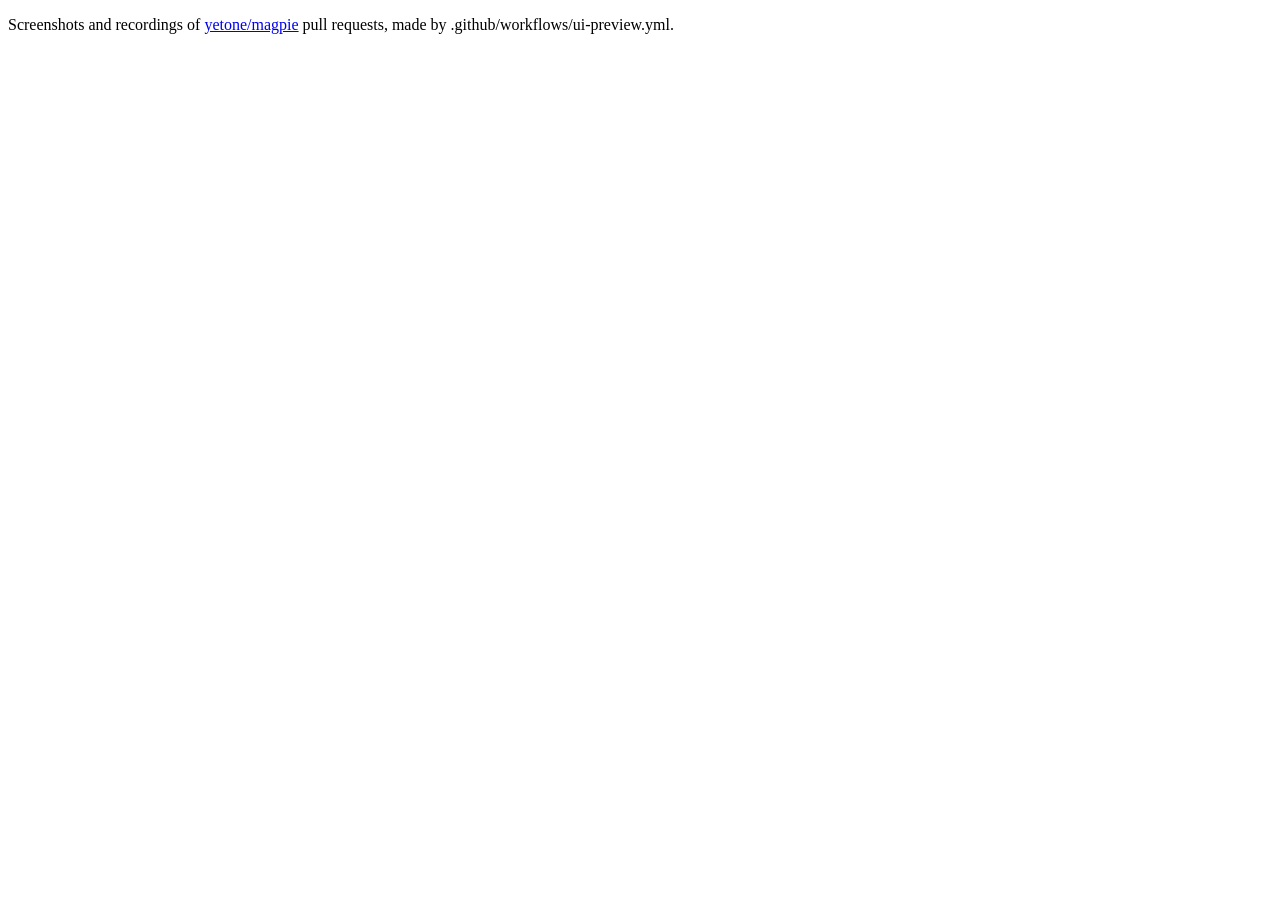
<file: index.html>
<!doctype html><meta charset="utf-8"><title>magpie UI previews</title><p>Screenshots and recordings of <a href="https://github.com/yetone/magpie/pulls">yetone/magpie</a> pull requests, made by .github/workflows/ui-preview.yml.</p>
</file>
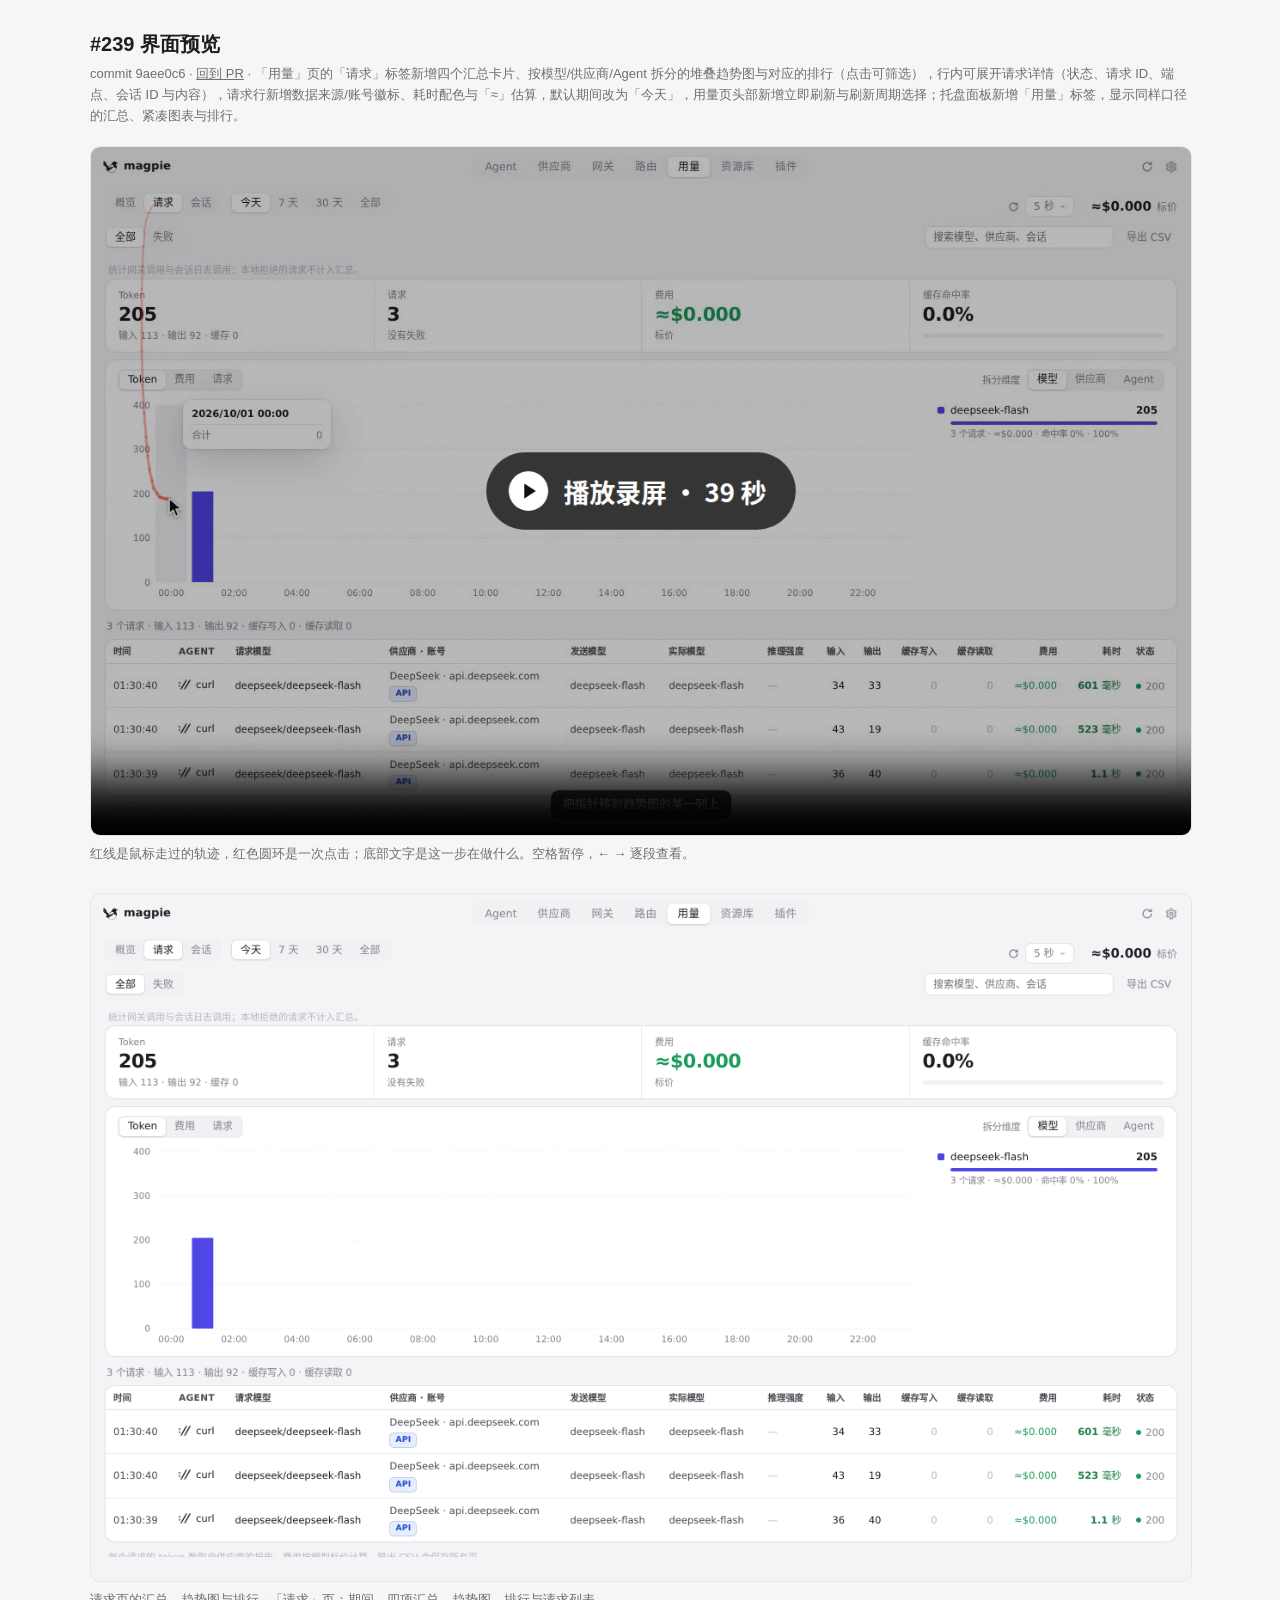
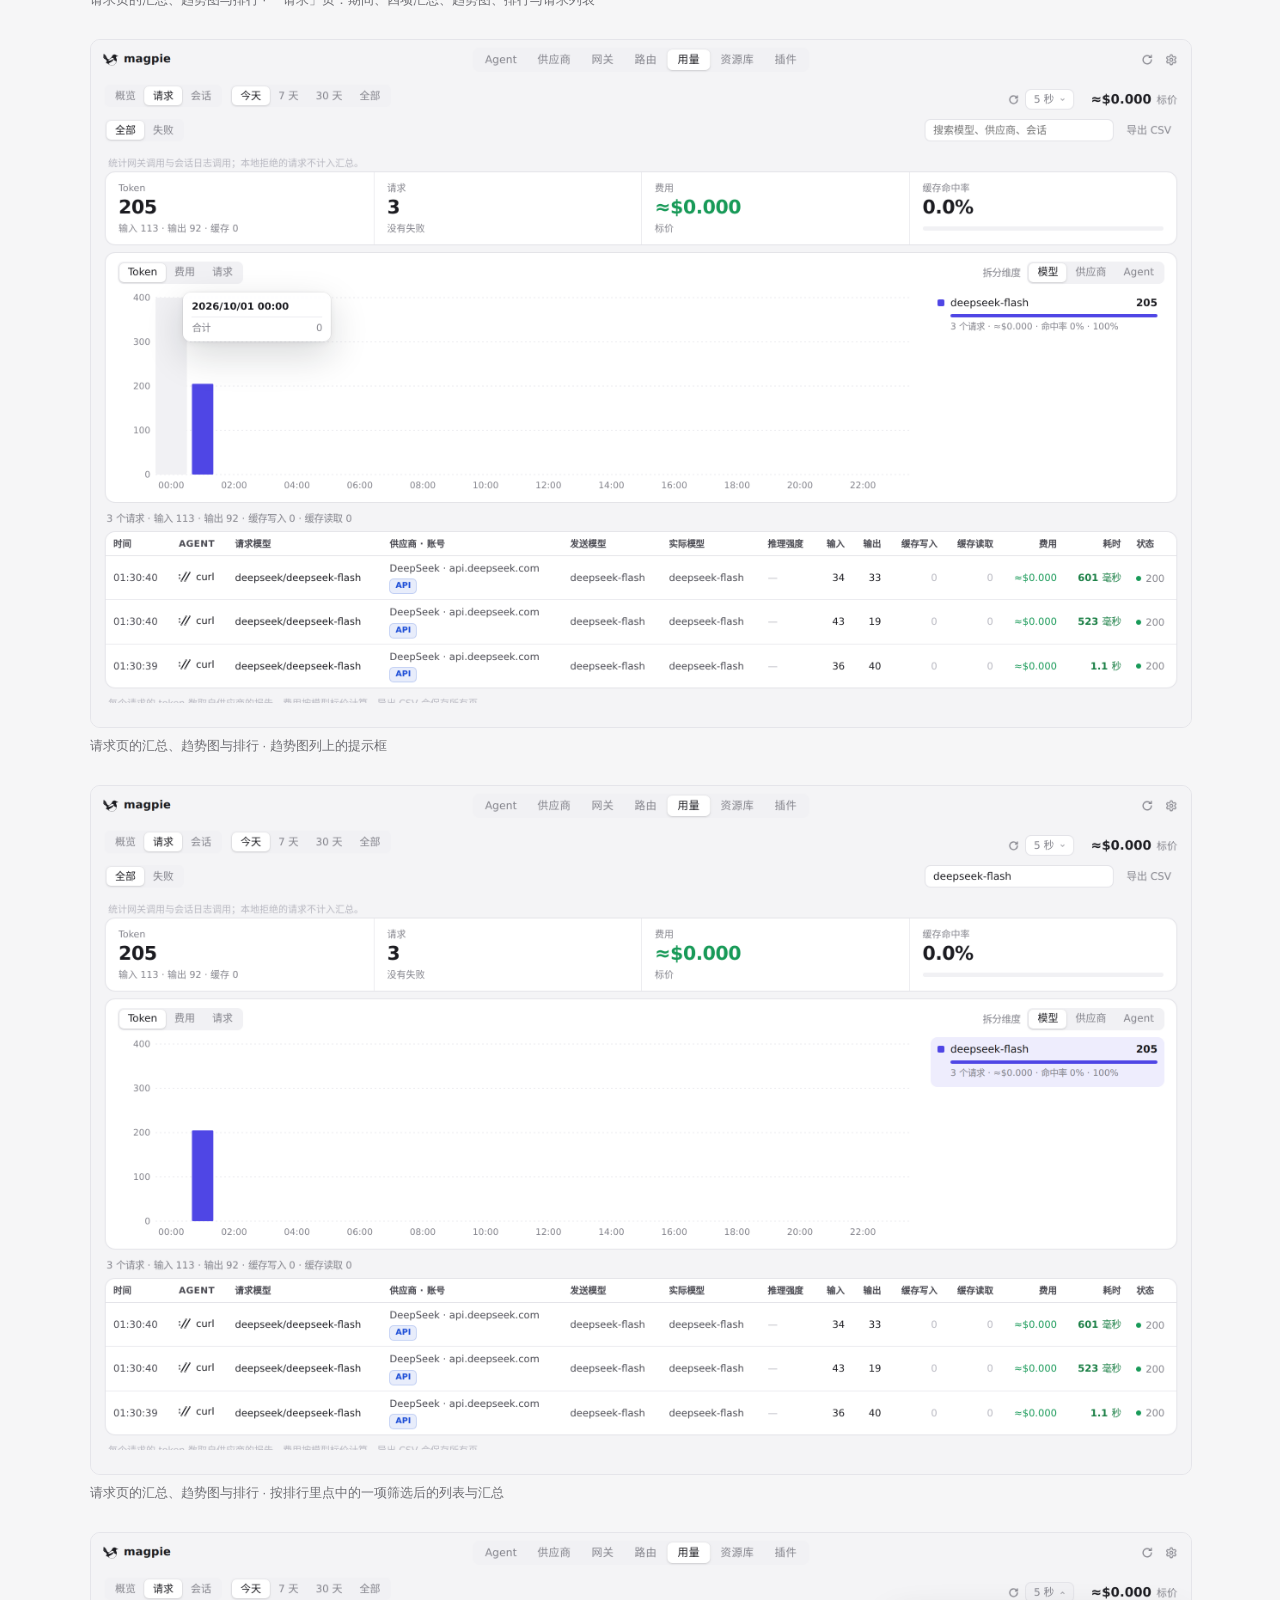
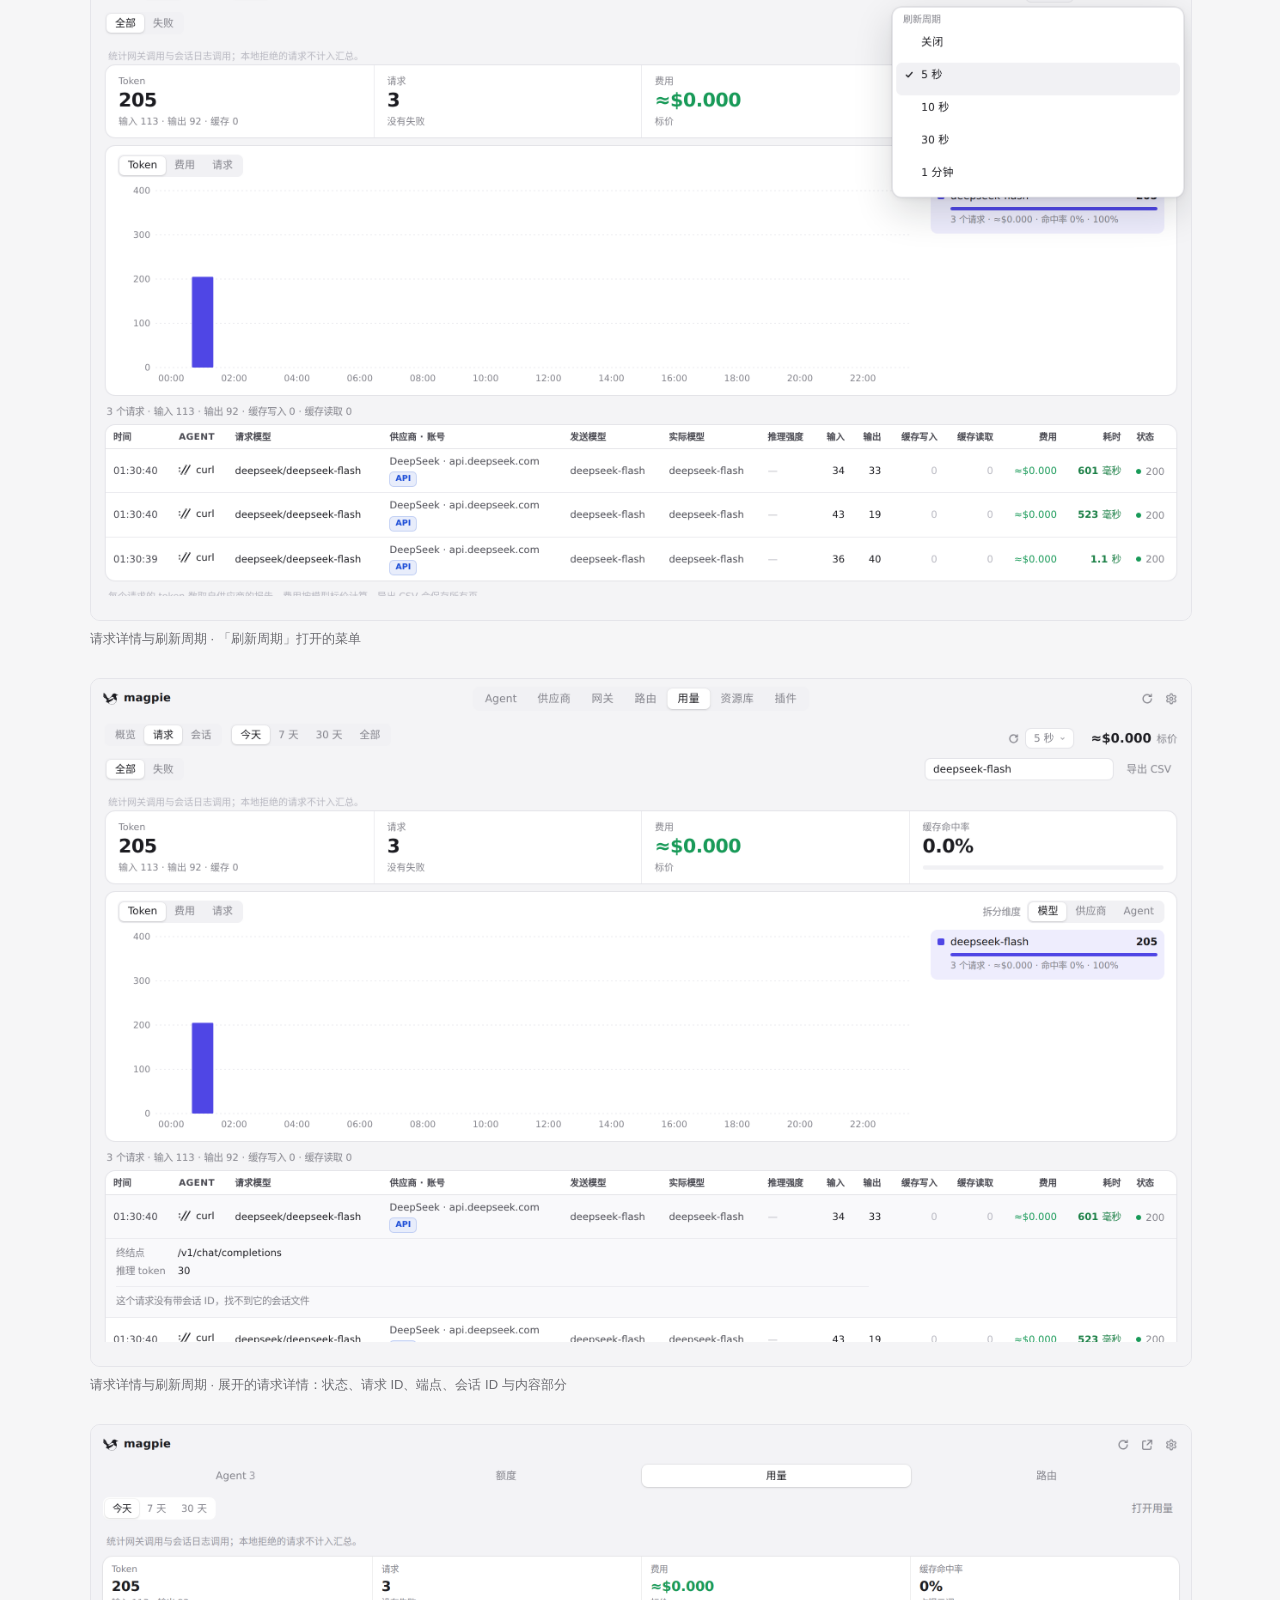
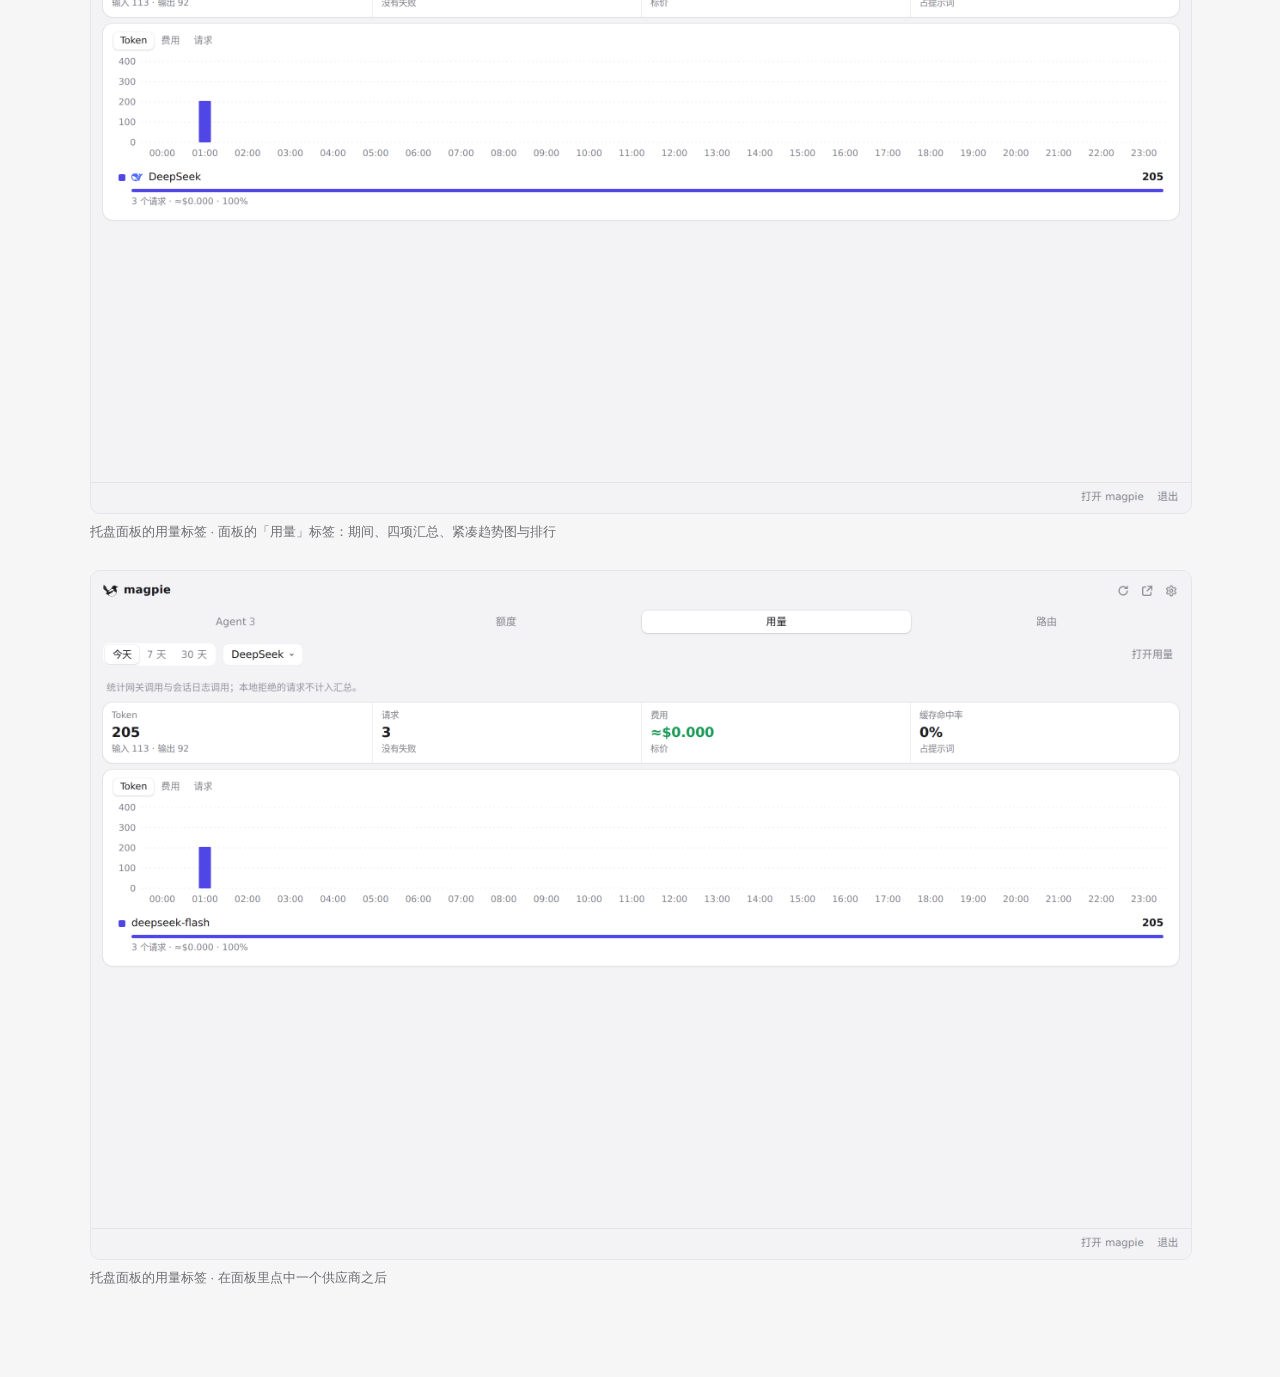
<file: pr-239/9aee0c6/index.html>
<!doctype html><html lang="zh"><meta charset="utf-8"><meta name="viewport" content="width=device-width,initial-scale=1">
<title>#239 界面预览 · 9aee0c6</title>
<style>:root{color-scheme:light dark;--bg:#f6f6f7;--fg:#1d1d1f;--muted:#6e6e73;--card:#fff;--line:#e5e5ea}
@media (prefers-color-scheme:dark){:root{--bg:#111113;--fg:#f2f2f4;--muted:#9a9aa0;--card:#1c1c1f;--line:#2c2c30}}
body{margin:0;background:var(--bg);color:var(--fg);font:15px/1.6 -apple-system,"Segoe UI","PingFang SC","Noto Sans CJK SC",sans-serif}
main{max-width:1100px;margin:0 auto;padding:28px 16px 60px}h1{font-size:20px;margin:0 0 4px}.m{color:var(--muted);font-size:13px;margin:0 0 20px}
video,img{display:block;width:100%;border-radius:10px;border:1px solid var(--line);background:var(--card)}figure{margin:0 0 28px}figcaption{color:var(--muted);font-size:13px;margin-top:8px}
a{color:inherit}</style>
<main><h1>#239 界面预览</h1><p class="m">commit 9aee0c6 · <a href="https://github.com/yetone/magpie/pull/239">回到 PR</a> · 「用量」页的「请求」标签新增四个汇总卡片、按模型/供应商/Agent 拆分的堆叠趋势图与对应的排行（点击可筛选），行内可展开请求详情（状态、请求 ID、端点、会话 ID 与内容），请求行新增数据来源/账号徽标、耗时配色与「≈」估算，默认期间改为「今天」，用量页头部新增立即刷新与刷新周期选择；托盘面板新增「用量」标签，显示同样口径的汇总、紧凑图表与排行。</p>
<figure><video src="preview.mp4" controls autoplay muted playsinline poster="poster.png"></video><figcaption>红线是鼠标走过的轨迹，红色圆环是一次点击；底部文字是这一步在做什么。空格暂停，← → 逐段查看。</figcaption></figure>
<figure><img src="01-requests-dashboard.png" alt="「请求」页：期间、四项汇总、趋势图、排行与请求列表"><figcaption>请求页的汇总、趋势图与排行 · 「请求」页：期间、四项汇总、趋势图、排行与请求列表</figcaption></figure>
<figure><img src="02-trend-tooltip.png" alt="趋势图列上的提示框"><figcaption>请求页的汇总、趋势图与排行 · 趋势图列上的提示框</figcaption></figure>
<figure><img src="03-rank-filter.png" alt="按排行里点中的一项筛选后的列表与汇总"><figcaption>请求页的汇总、趋势图与排行 · 按排行里点中的一项筛选后的列表与汇总</figcaption></figure>
<figure><img src="04-refresh-every-menu.png" alt="「刷新周期」打开的菜单"><figcaption>请求详情与刷新周期 · 「刷新周期」打开的菜单</figcaption></figure>
<figure><img src="05-request-row-detail.png" alt="展开的请求详情：状态、请求 ID、端点、会话 ID 与内容部分"><figcaption>请求详情与刷新周期 · 展开的请求详情：状态、请求 ID、端点、会话 ID 与内容部分</figcaption></figure>
<figure><img src="06-panel-usage.png" alt="面板的「用量」标签：期间、四项汇总、紧凑趋势图与排行"><figcaption>托盘面板的用量标签 · 面板的「用量」标签：期间、四项汇总、紧凑趋势图与排行</figcaption></figure>
<figure><img src="07-panel-usage-picked.png" alt="在面板里点中一个供应商之后"><figcaption>托盘面板的用量标签 · 在面板里点中一个供应商之后</figcaption></figure>
</main></html>
</file>
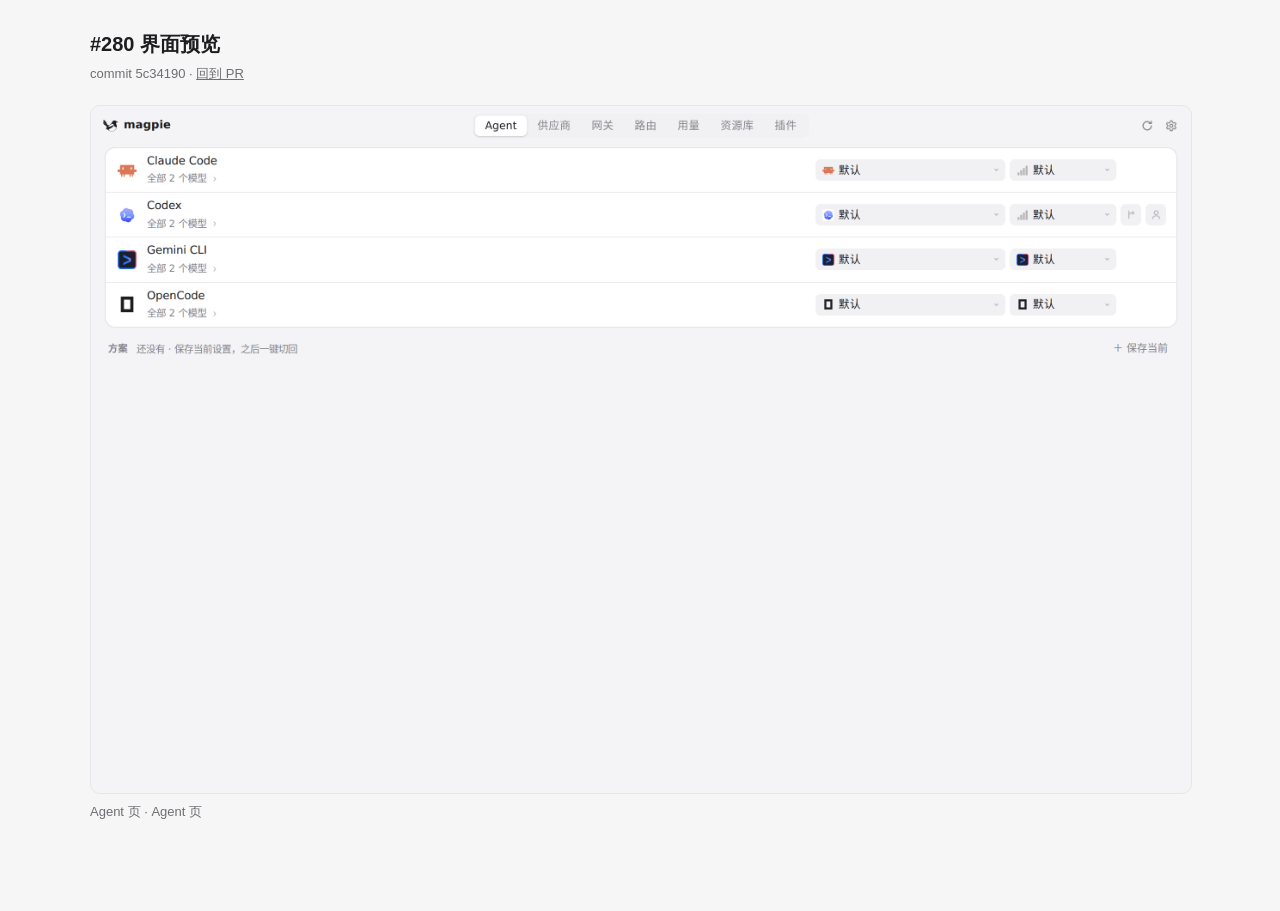
<file: pr-280/5c34190/index.html>
<!doctype html><html lang="zh"><meta charset="utf-8"><meta name="viewport" content="width=device-width,initial-scale=1">
<title>#280 界面预览 · 5c34190</title>
<style>:root{color-scheme:light dark;--bg:#f6f6f7;--fg:#1d1d1f;--muted:#6e6e73;--card:#fff;--line:#e5e5ea}
@media (prefers-color-scheme:dark){:root{--bg:#111113;--fg:#f2f2f4;--muted:#9a9aa0;--card:#1c1c1f;--line:#2c2c30}}
body{margin:0;background:var(--bg);color:var(--fg);font:15px/1.6 -apple-system,"Segoe UI","PingFang SC","Noto Sans CJK SC",sans-serif}
main{max-width:1100px;margin:0 auto;padding:28px 16px 60px}h1{font-size:20px;margin:0 0 4px}.m{color:var(--muted);font-size:13px;margin:0 0 20px}
video,img{display:block;width:100%;border-radius:10px;border:1px solid var(--line);background:var(--card)}figure{margin:0 0 28px}figcaption{color:var(--muted);font-size:13px;margin-top:8px}
a{color:inherit}</style>
<main><h1>#280 界面预览</h1><p class="m">commit 5c34190 · <a href="https://github.com/yetone/magpie/pull/280">回到 PR</a></p>

<figure><img src="01-agents.png" alt="Agent 页"><figcaption>Agent 页 · Agent 页</figcaption></figure>
</main></html>
</file>
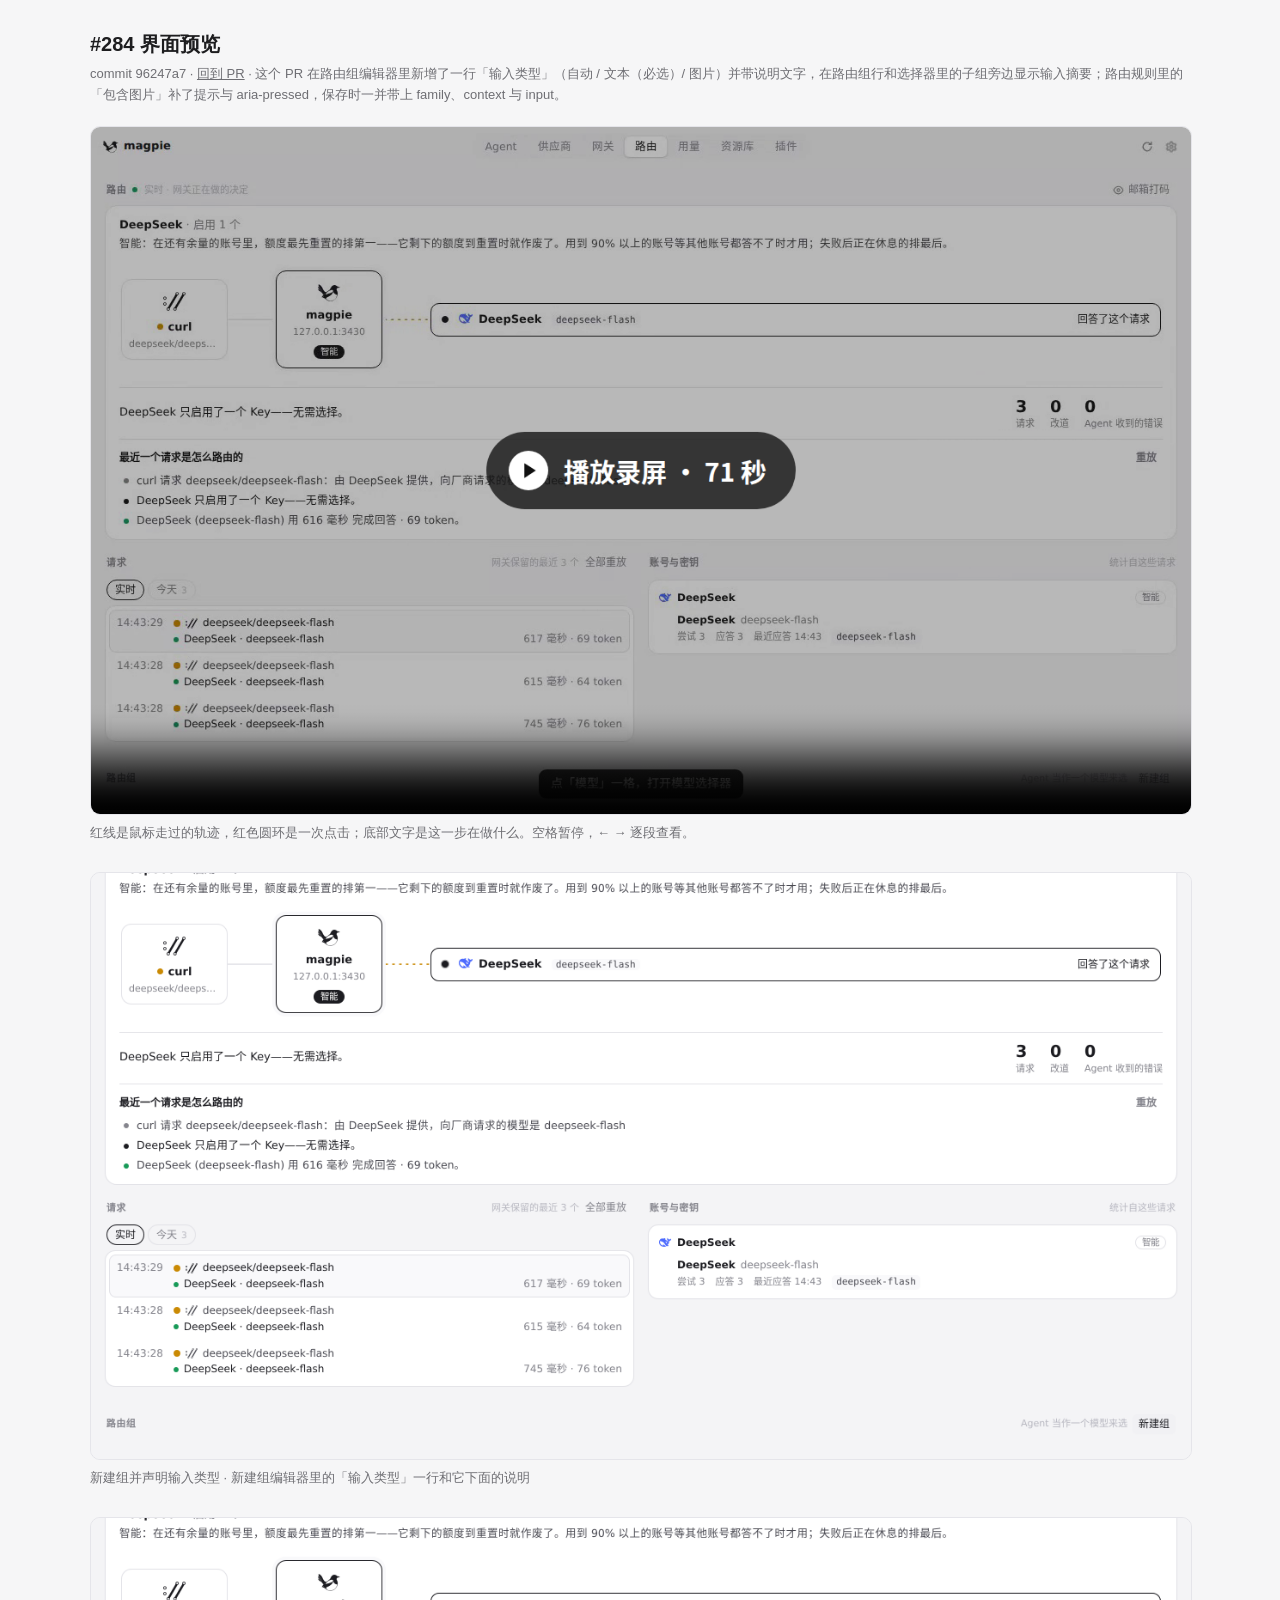
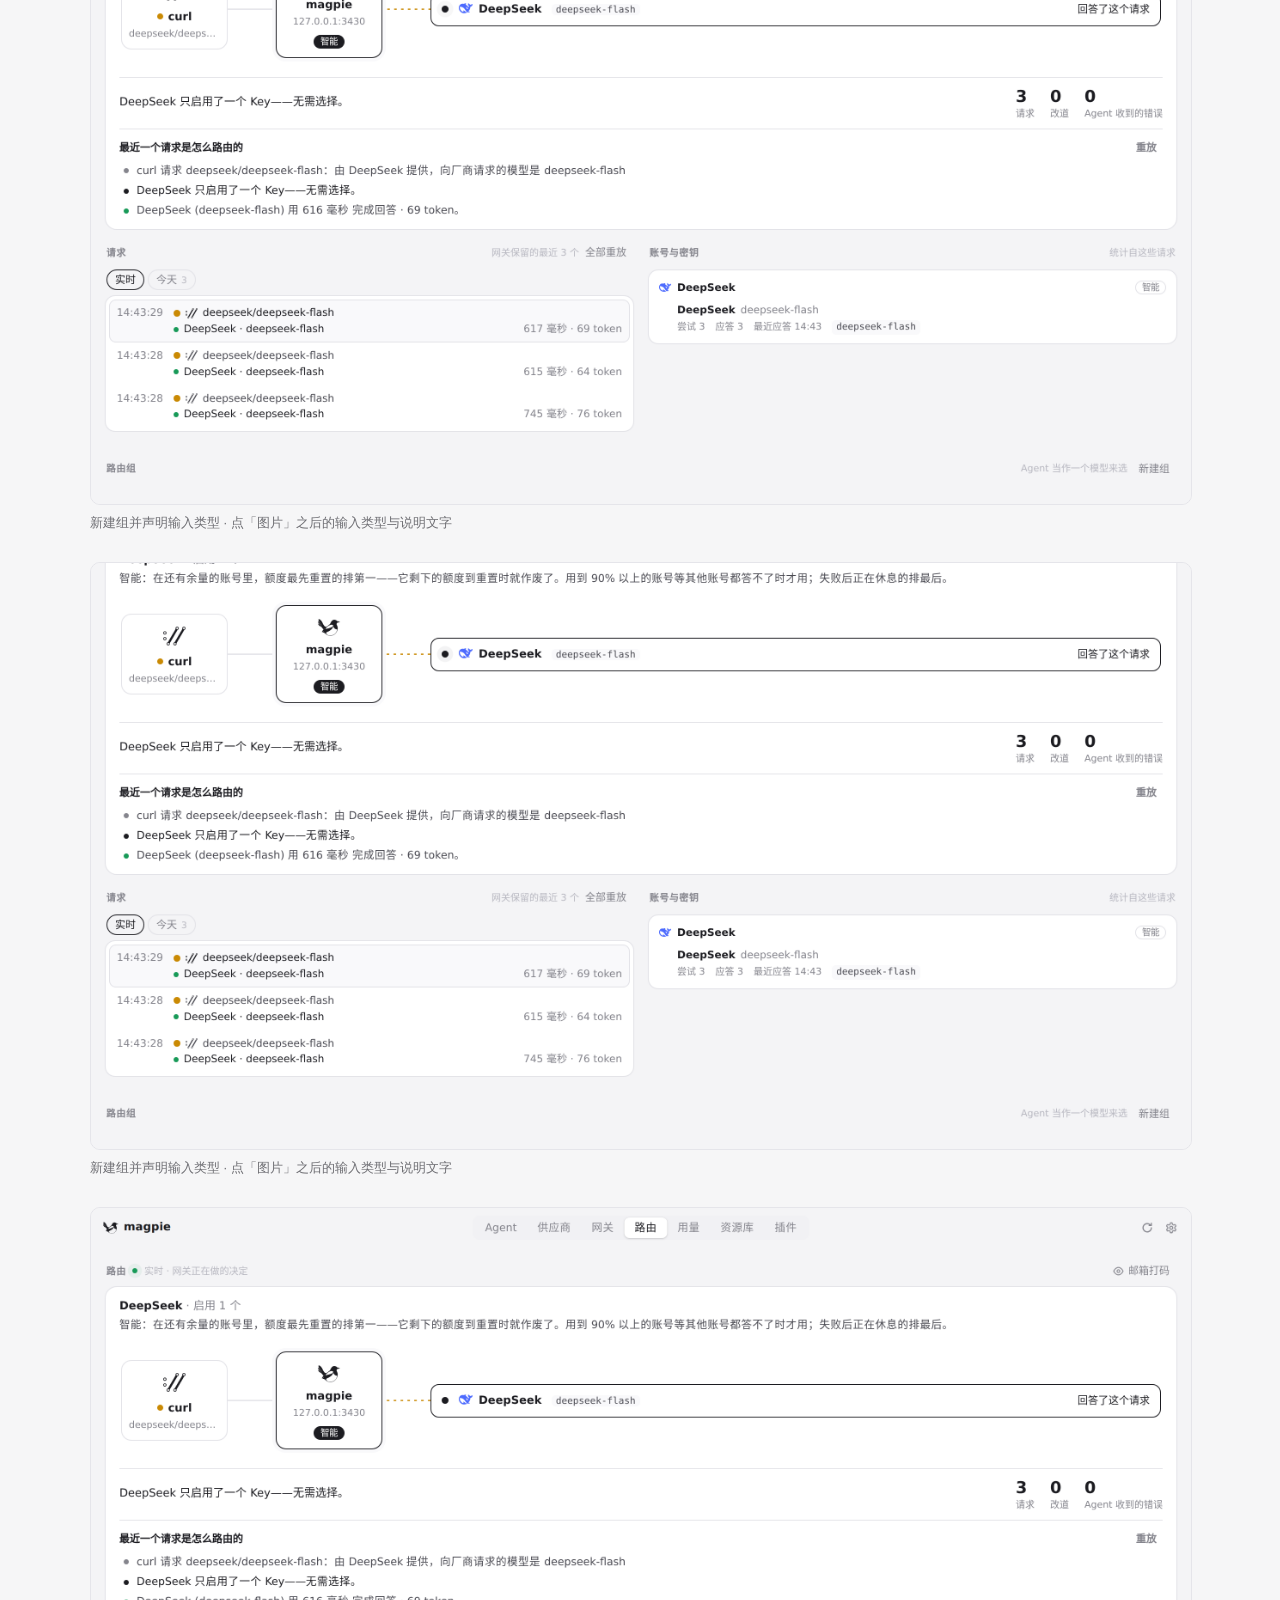
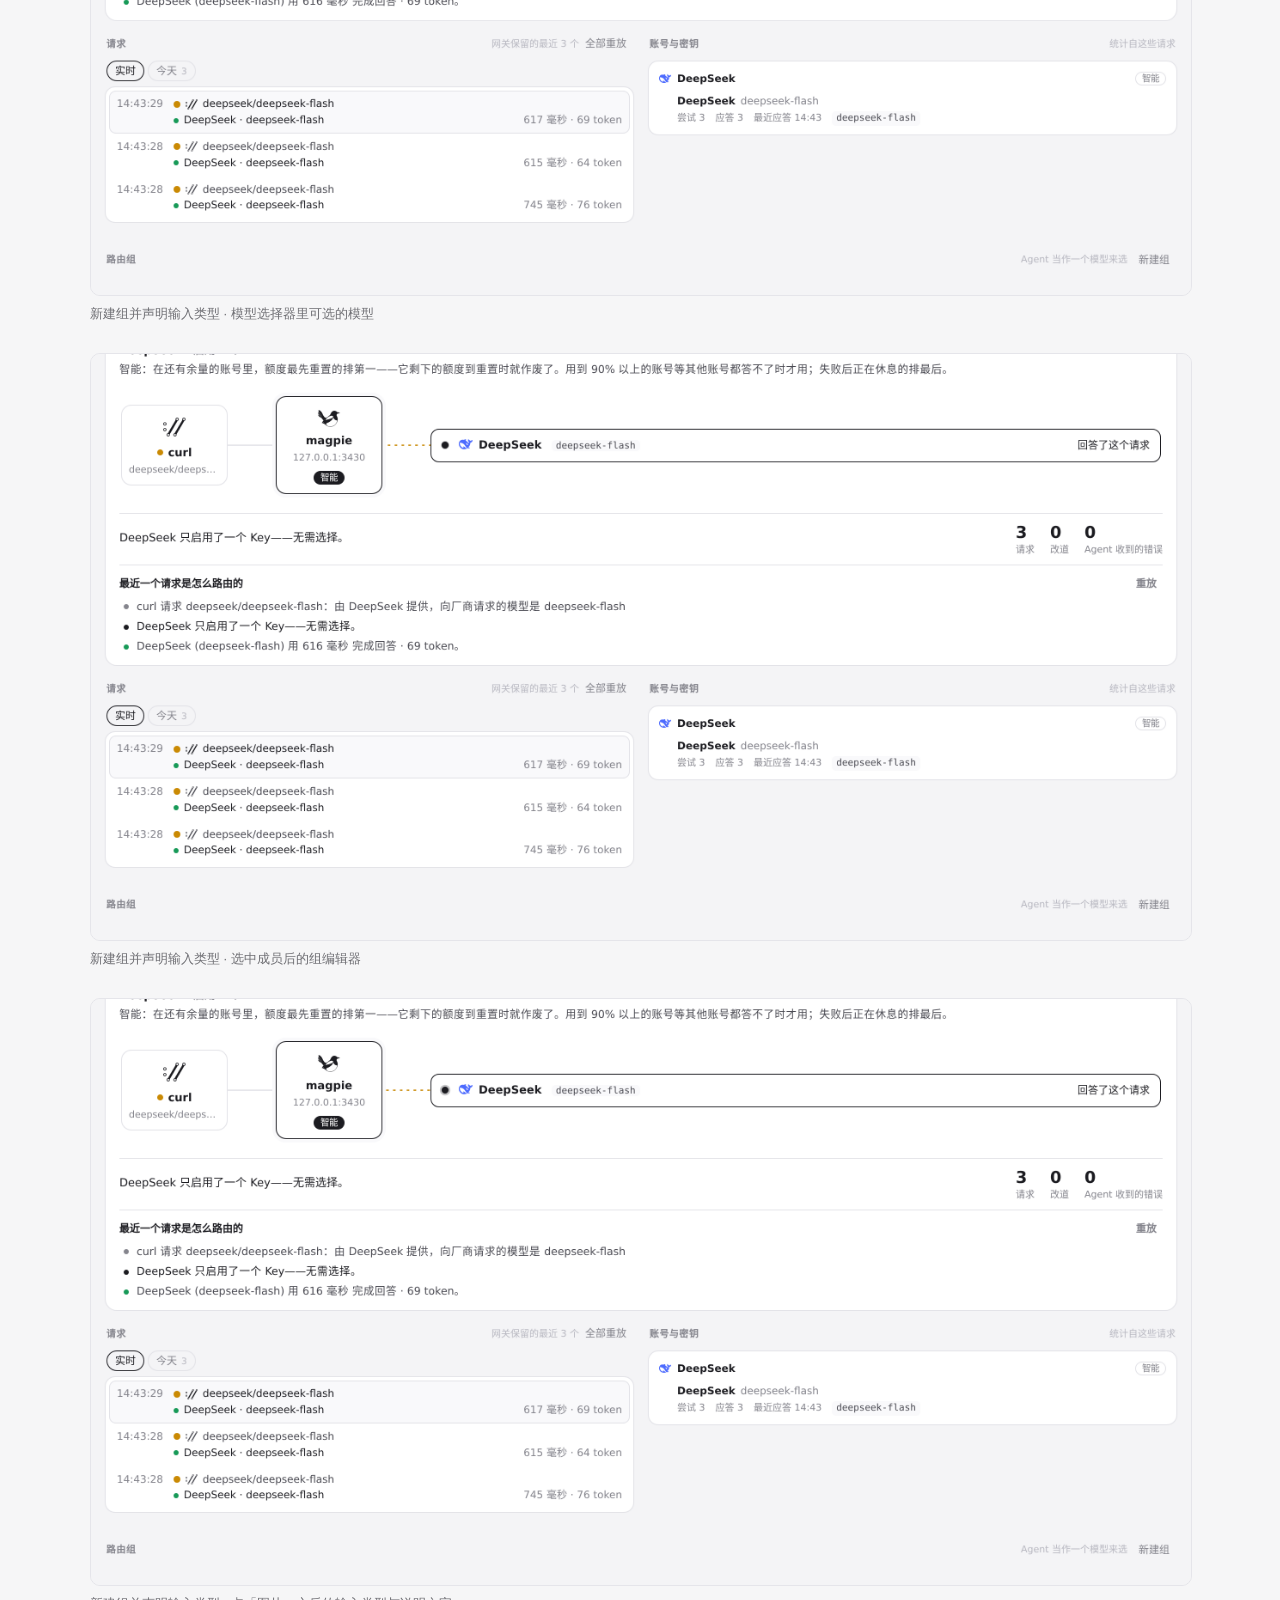
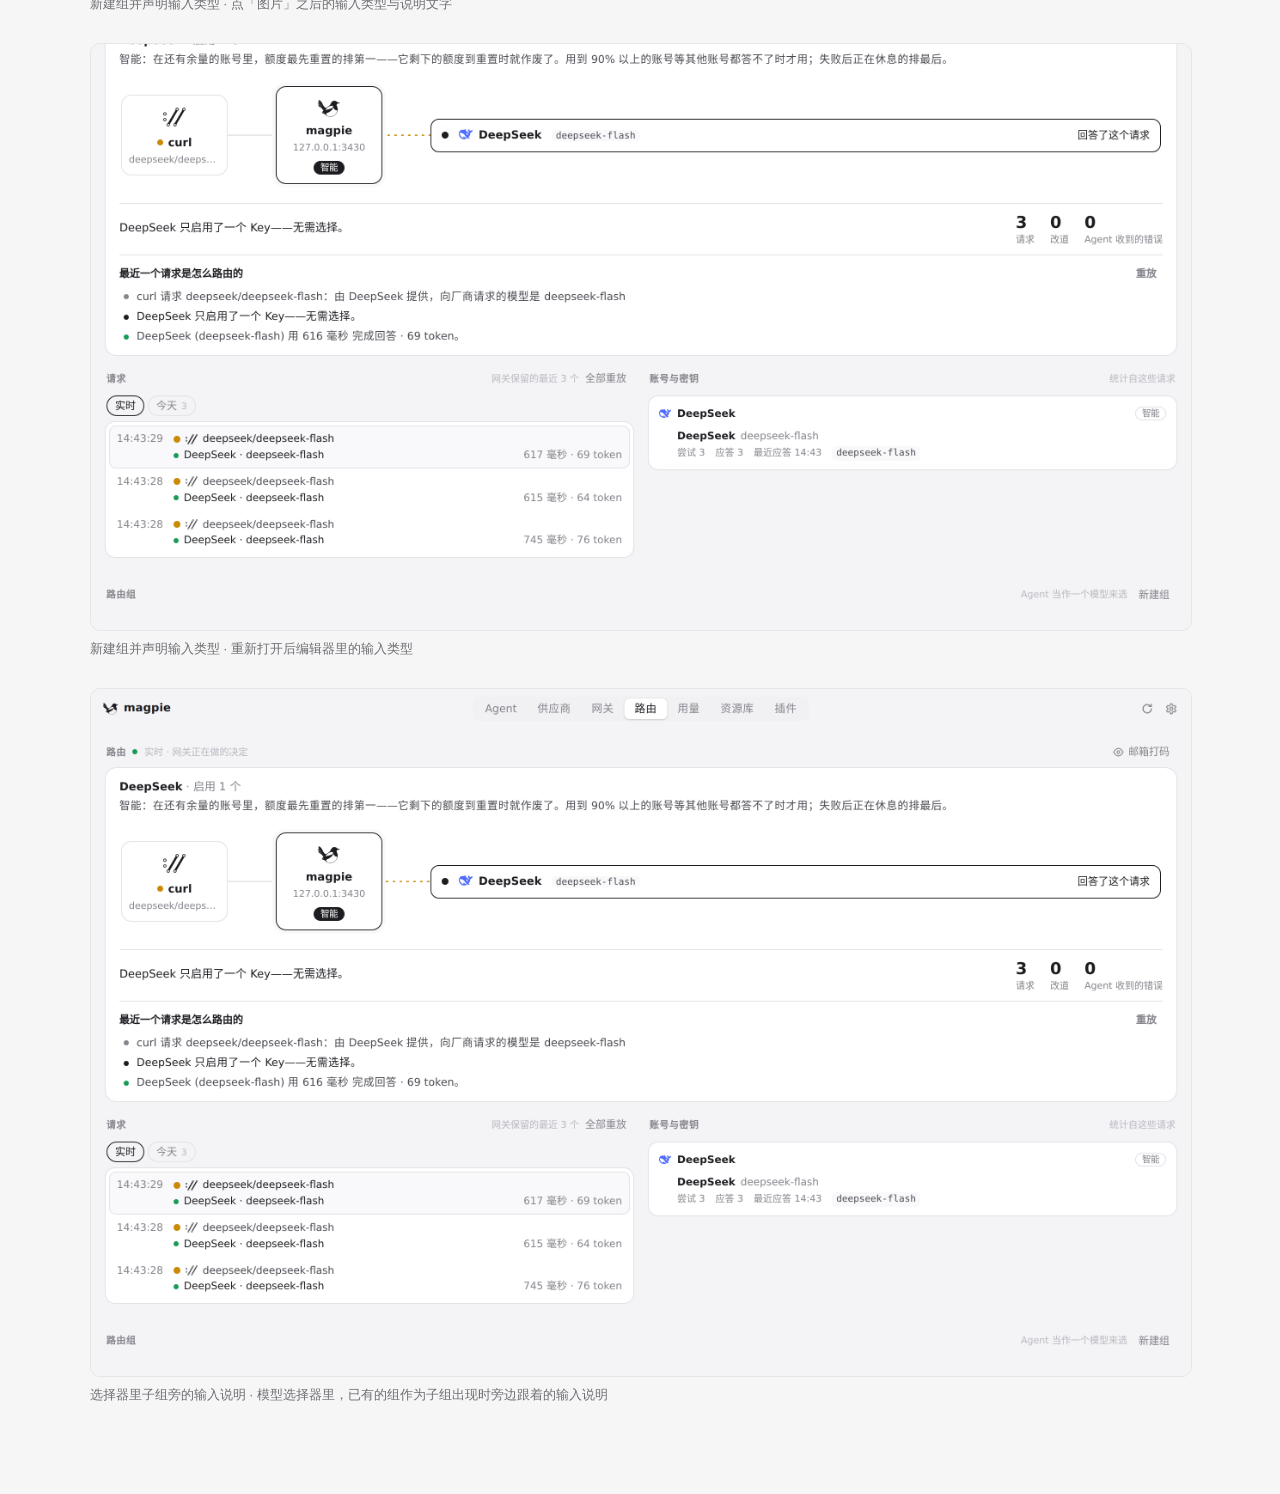
<file: pr-284/96247a7/index.html>
<!doctype html><html lang="zh"><meta charset="utf-8"><meta name="viewport" content="width=device-width,initial-scale=1">
<title>#284 界面预览 · 96247a7</title>
<style>:root{color-scheme:light dark;--bg:#f6f6f7;--fg:#1d1d1f;--muted:#6e6e73;--card:#fff;--line:#e5e5ea}
@media (prefers-color-scheme:dark){:root{--bg:#111113;--fg:#f2f2f4;--muted:#9a9aa0;--card:#1c1c1f;--line:#2c2c30}}
body{margin:0;background:var(--bg);color:var(--fg);font:15px/1.6 -apple-system,"Segoe UI","PingFang SC","Noto Sans CJK SC",sans-serif}
main{max-width:1100px;margin:0 auto;padding:28px 16px 60px}h1{font-size:20px;margin:0 0 4px}.m{color:var(--muted);font-size:13px;margin:0 0 20px}
video,img{display:block;width:100%;border-radius:10px;border:1px solid var(--line);background:var(--card)}figure{margin:0 0 28px}figcaption{color:var(--muted);font-size:13px;margin-top:8px}
a{color:inherit}</style>
<main><h1>#284 界面预览</h1><p class="m">commit 96247a7 · <a href="https://github.com/yetone/magpie/pull/284">回到 PR</a> · 这个 PR 在路由组编辑器里新增了一行「输入类型」（自动 / 文本（必选）/ 图片）并带说明文字，在路由组行和选择器里的子组旁边显示输入摘要；路由规则里的「包含图片」补了提示与 aria-pressed，保存时一并带上 family、context 与 input。</p>
<figure><video src="preview.mp4" controls autoplay muted playsinline poster="poster.png"></video><figcaption>红线是鼠标走过的轨迹，红色圆环是一次点击；底部文字是这一步在做什么。空格暂停，← → 逐段查看。</figcaption></figure>
<figure><img src="01-group-editor-input-auto.png" alt="新建组编辑器里的「输入类型」一行和它下面的说明"><figcaption>新建组并声明输入类型 · 新建组编辑器里的「输入类型」一行和它下面的说明</figcaption></figure>
<figure><img src="02-group-editor-input-image.png" alt="点「图片」之后的输入类型与说明文字"><figcaption>新建组并声明输入类型 · 点「图片」之后的输入类型与说明文字</figcaption></figure>
<figure><img src="04-group-editor-input-image.png" alt="点「图片」之后的输入类型与说明文字"><figcaption>新建组并声明输入类型 · 点「图片」之后的输入类型与说明文字</figcaption></figure>
<figure><img src="06-group-member-picker.png" alt="模型选择器里可选的模型"><figcaption>新建组并声明输入类型 · 模型选择器里可选的模型</figcaption></figure>
<figure><img src="07-group-editor-after-member.png" alt="选中成员后的组编辑器"><figcaption>新建组并声明输入类型 · 选中成员后的组编辑器</figcaption></figure>
<figure><img src="08-group-editor-input-image.png" alt="点「图片」之后的输入类型与说明文字"><figcaption>新建组并声明输入类型 · 点「图片」之后的输入类型与说明文字</figcaption></figure>
<figure><img src="10-group-editor-reopened.png" alt="重新打开后编辑器里的输入类型"><figcaption>新建组并声明输入类型 · 重新打开后编辑器里的输入类型</figcaption></figure>
<figure><img src="11-picker-subgroup-input-note.png" alt="模型选择器里，已有的组作为子组出现时旁边跟着的输入说明"><figcaption>选择器里子组旁的输入说明 · 模型选择器里，已有的组作为子组出现时旁边跟着的输入说明</figcaption></figure>
</main></html>
</file>
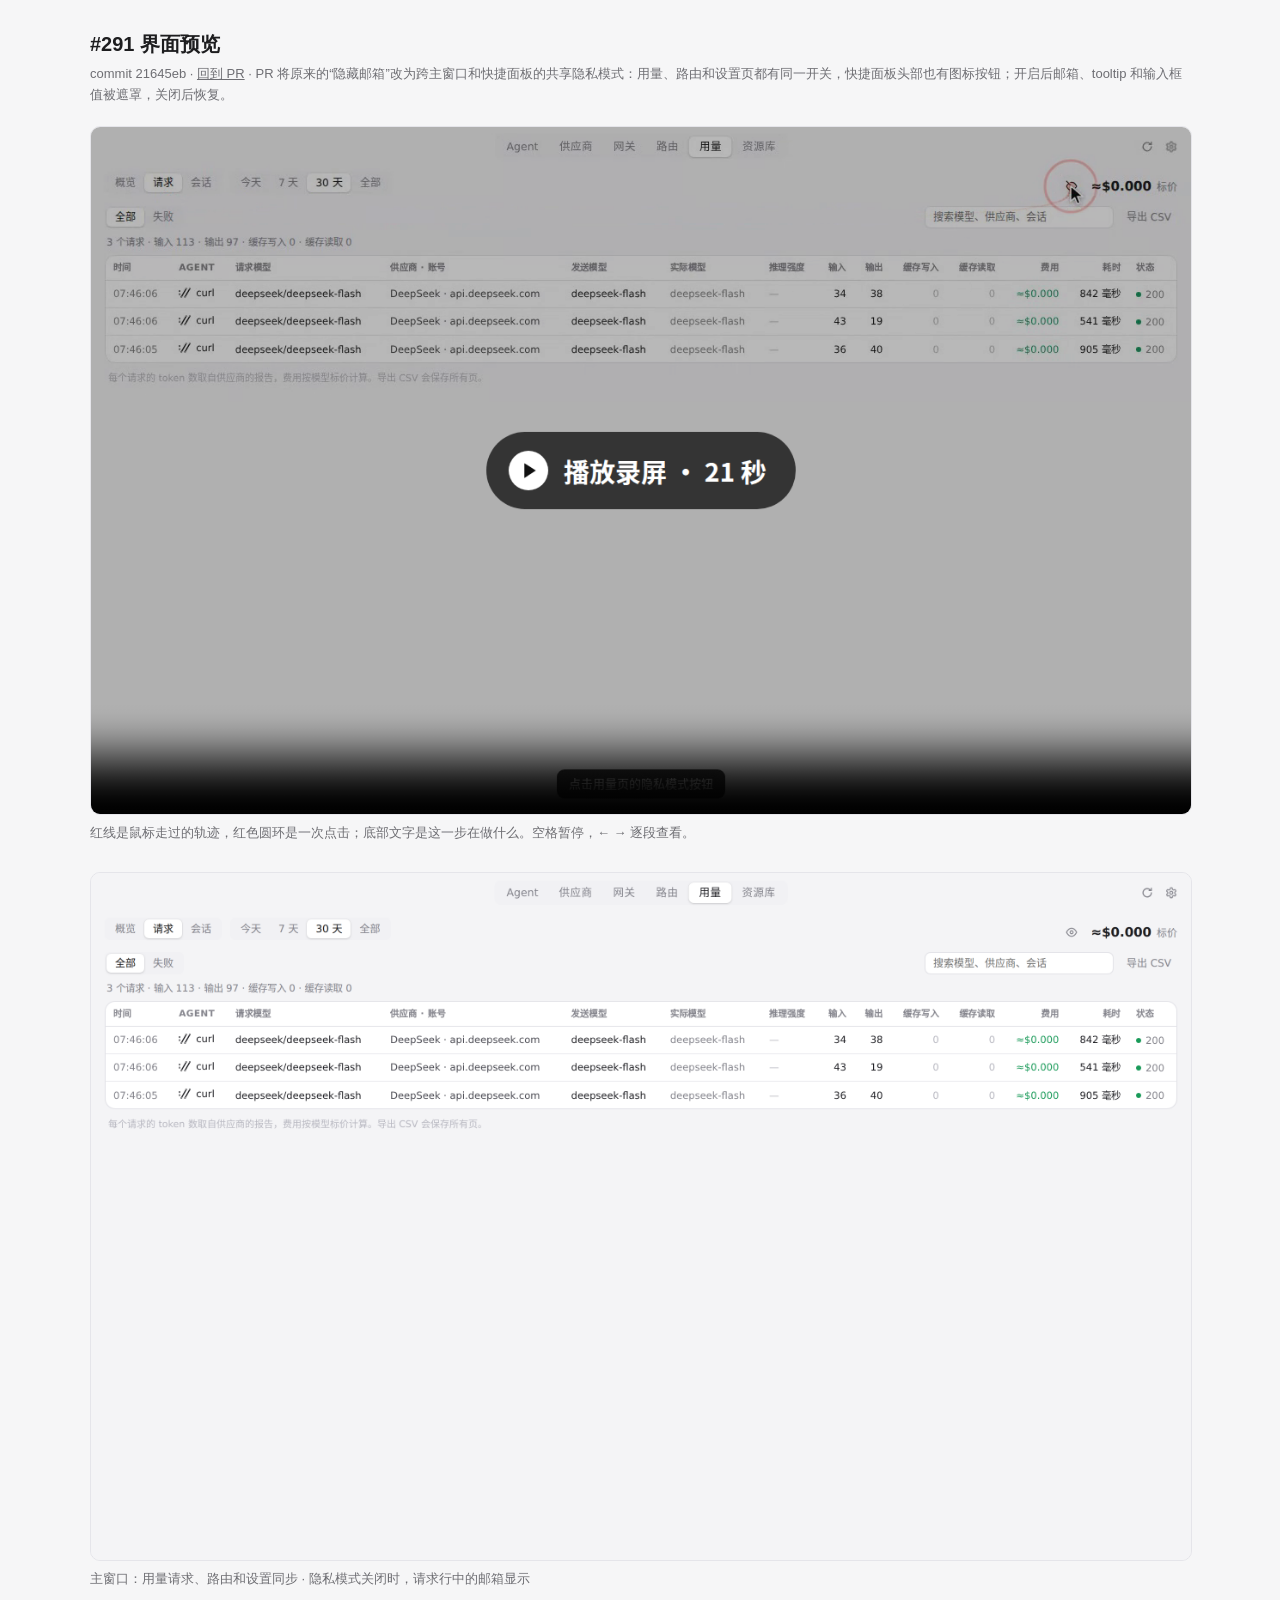
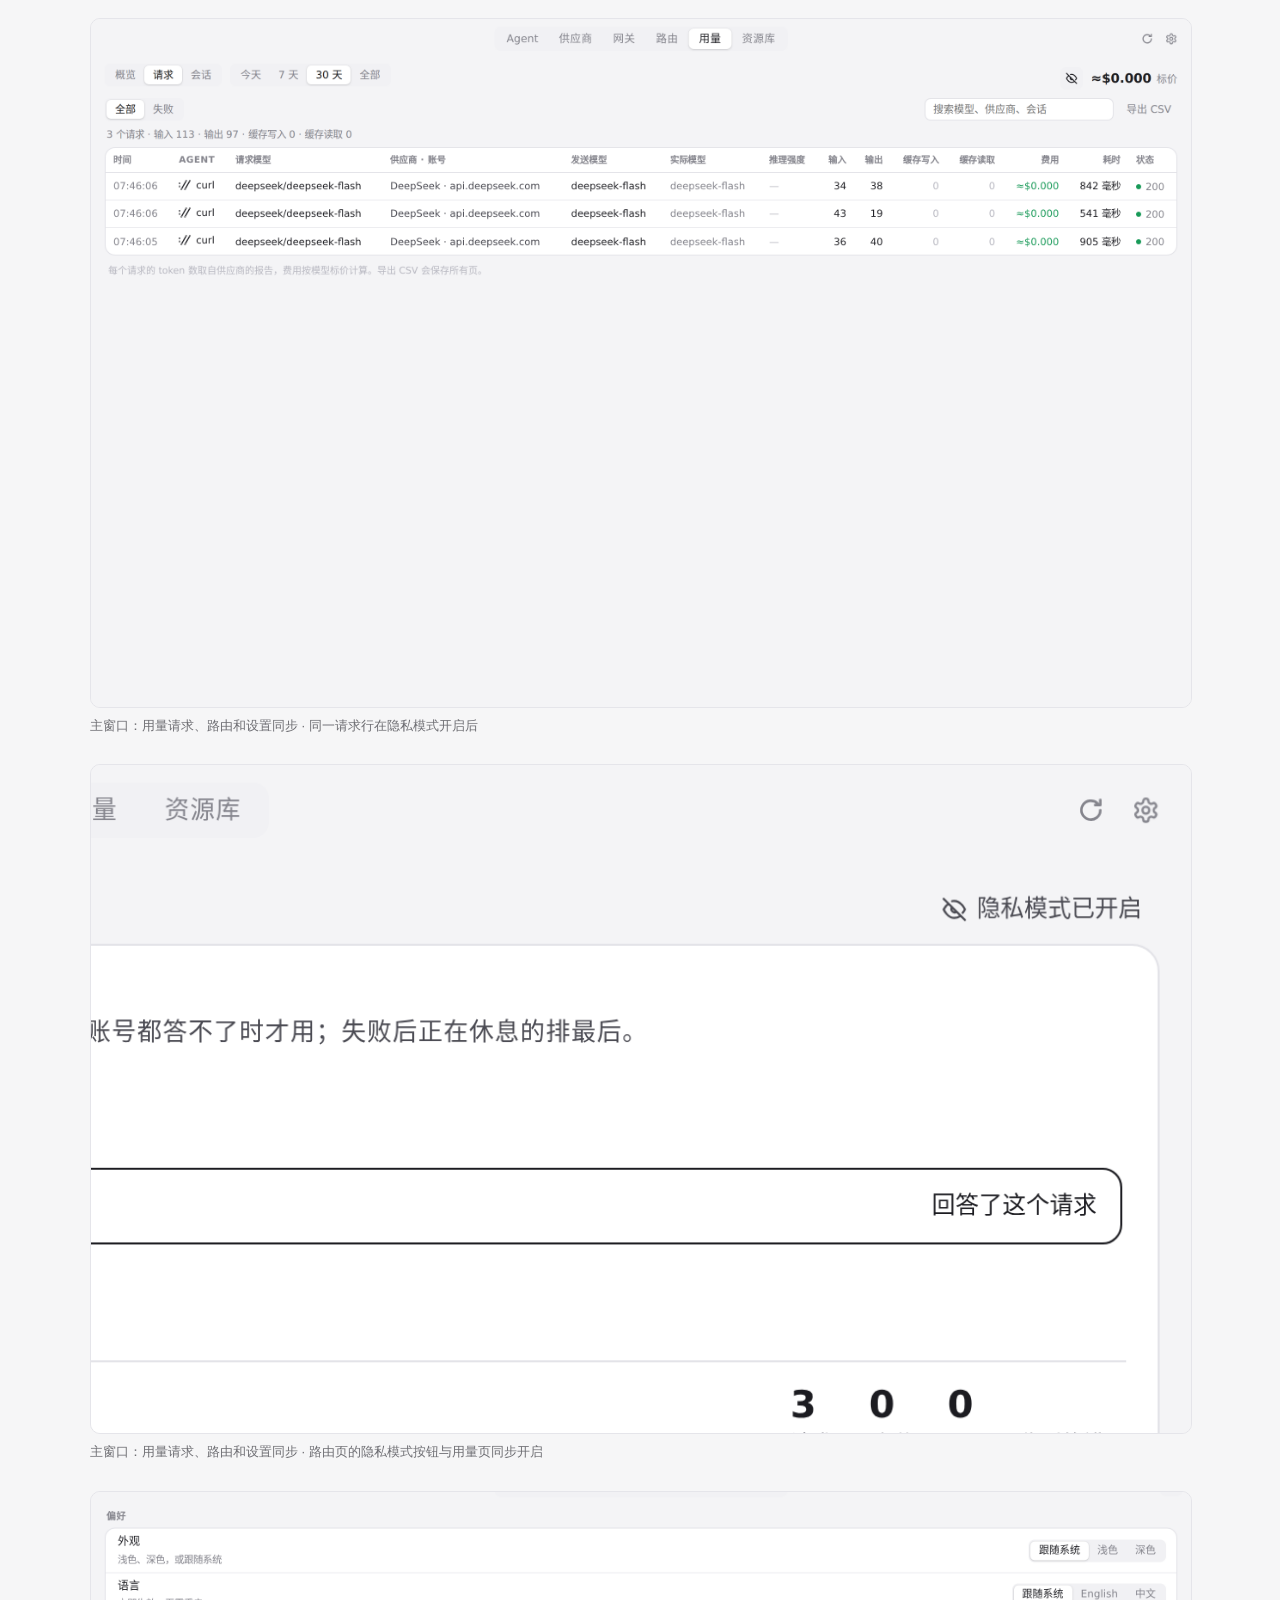
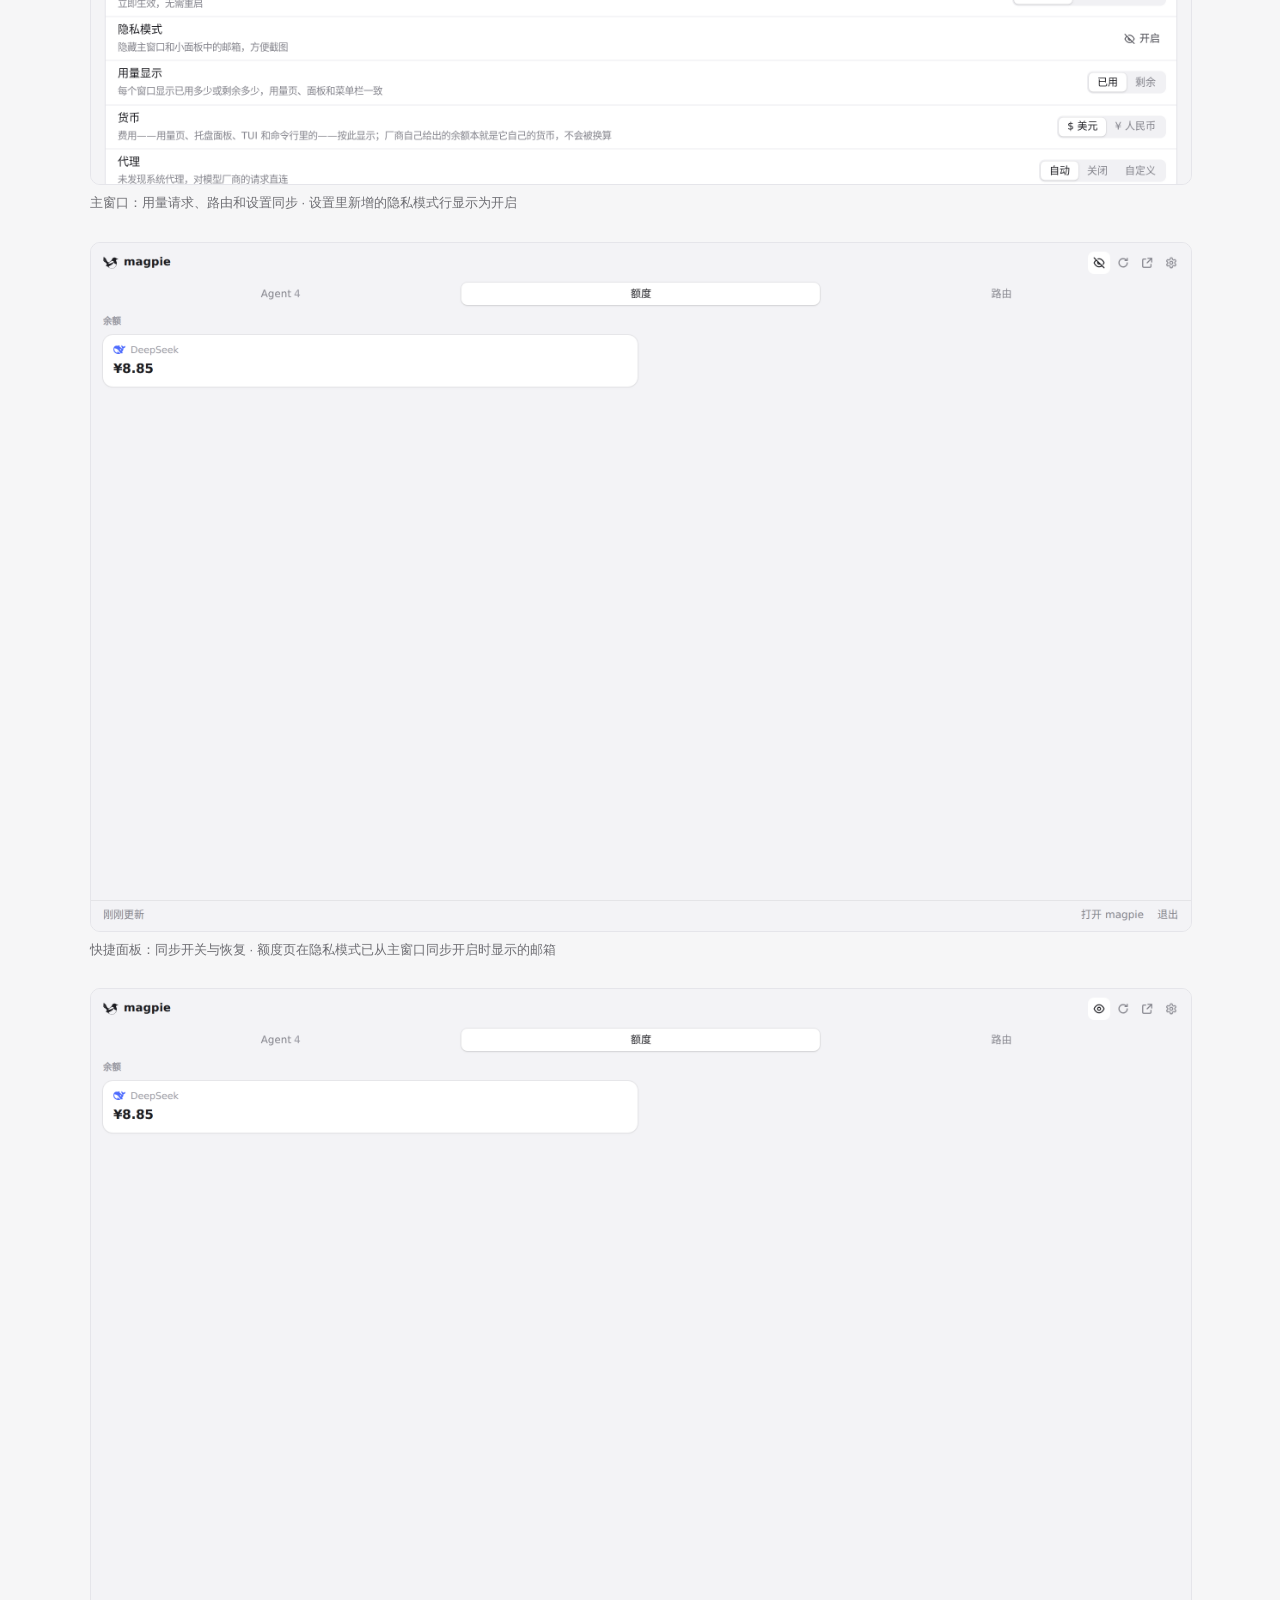
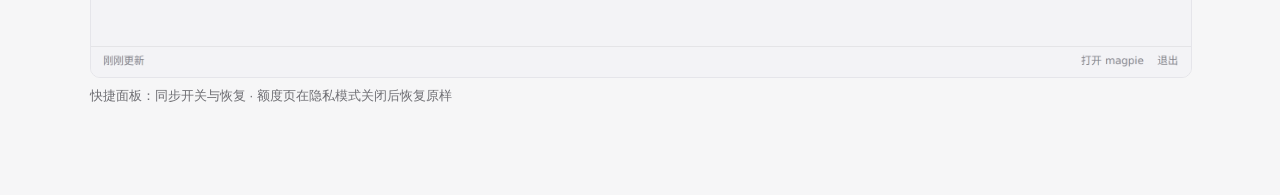
<file: pr-291/21645eb/index.html>
<!doctype html><html lang="zh"><meta charset="utf-8"><meta name="viewport" content="width=device-width,initial-scale=1">
<title>#291 界面预览 · 21645eb</title>
<style>:root{color-scheme:light dark;--bg:#f6f6f7;--fg:#1d1d1f;--muted:#6e6e73;--card:#fff;--line:#e5e5ea}
@media (prefers-color-scheme:dark){:root{--bg:#111113;--fg:#f2f2f4;--muted:#9a9aa0;--card:#1c1c1f;--line:#2c2c30}}
body{margin:0;background:var(--bg);color:var(--fg);font:15px/1.6 -apple-system,"Segoe UI","PingFang SC","Noto Sans CJK SC",sans-serif}
main{max-width:1100px;margin:0 auto;padding:28px 16px 60px}h1{font-size:20px;margin:0 0 4px}.m{color:var(--muted);font-size:13px;margin:0 0 20px}
video,img{display:block;width:100%;border-radius:10px;border:1px solid var(--line);background:var(--card)}figure{margin:0 0 28px}figcaption{color:var(--muted);font-size:13px;margin-top:8px}
a{color:inherit}</style>
<main><h1>#291 界面预览</h1><p class="m">commit 21645eb · <a href="https://github.com/yetone/magpie/pull/291">回到 PR</a> · PR 将原来的“隐藏邮箱”改为跨主窗口和快捷面板的共享隐私模式：用量、路由和设置页都有同一开关，快捷面板头部也有图标按钮；开启后邮箱、tooltip 和输入框值被遮罩，关闭后恢复。</p>
<figure><video src="preview.mp4" controls autoplay muted playsinline poster="poster.png"></video><figcaption>红线是鼠标走过的轨迹，红色圆环是一次点击；底部文字是这一步在做什么。空格暂停，← → 逐段查看。</figcaption></figure>
<figure><img src="01-usage-requests-privacy-off.png" alt="隐私模式关闭时，请求行中的邮箱显示"><figcaption>主窗口：用量请求、路由和设置同步 · 隐私模式关闭时，请求行中的邮箱显示</figcaption></figure>
<figure><img src="02-usage-requests-privacy-on.png" alt="同一请求行在隐私模式开启后"><figcaption>主窗口：用量请求、路由和设置同步 · 同一请求行在隐私模式开启后</figcaption></figure>
<figure><img src="03-routing-privacy-on.png" alt="路由页的隐私模式按钮与用量页同步开启"><figcaption>主窗口：用量请求、路由和设置同步 · 路由页的隐私模式按钮与用量页同步开启</figcaption></figure>
<figure><img src="04-settings-privacy-on.png" alt="设置里新增的隐私模式行显示为开启"><figcaption>主窗口：用量请求、路由和设置同步 · 设置里新增的隐私模式行显示为开启</figcaption></figure>
<figure><img src="05-panel-usage-privacy-on.png" alt="额度页在隐私模式已从主窗口同步开启时显示的邮箱"><figcaption>快捷面板：同步开关与恢复 · 额度页在隐私模式已从主窗口同步开启时显示的邮箱</figcaption></figure>
<figure><img src="06-panel-usage-privacy-off.png" alt="额度页在隐私模式关闭后恢复原样"><figcaption>快捷面板：同步开关与恢复 · 额度页在隐私模式关闭后恢复原样</figcaption></figure>
</main></html>
</file>
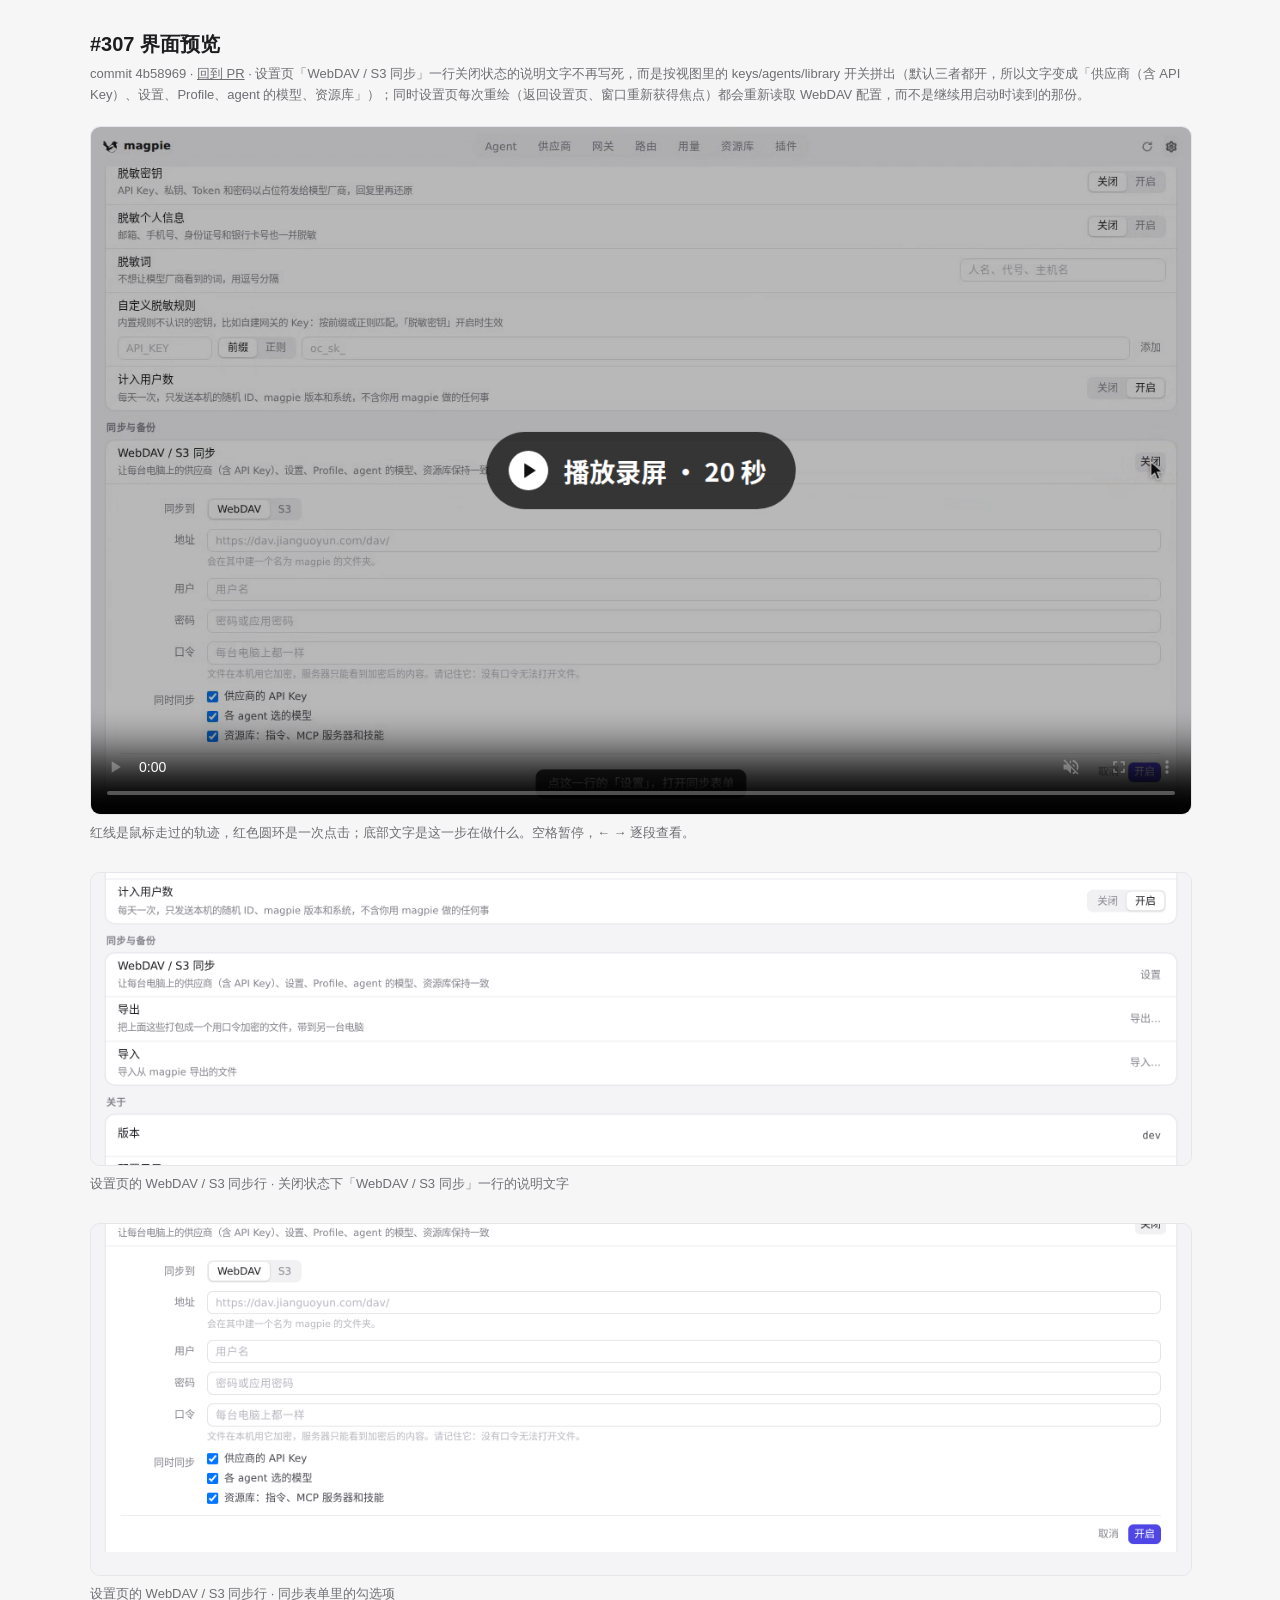
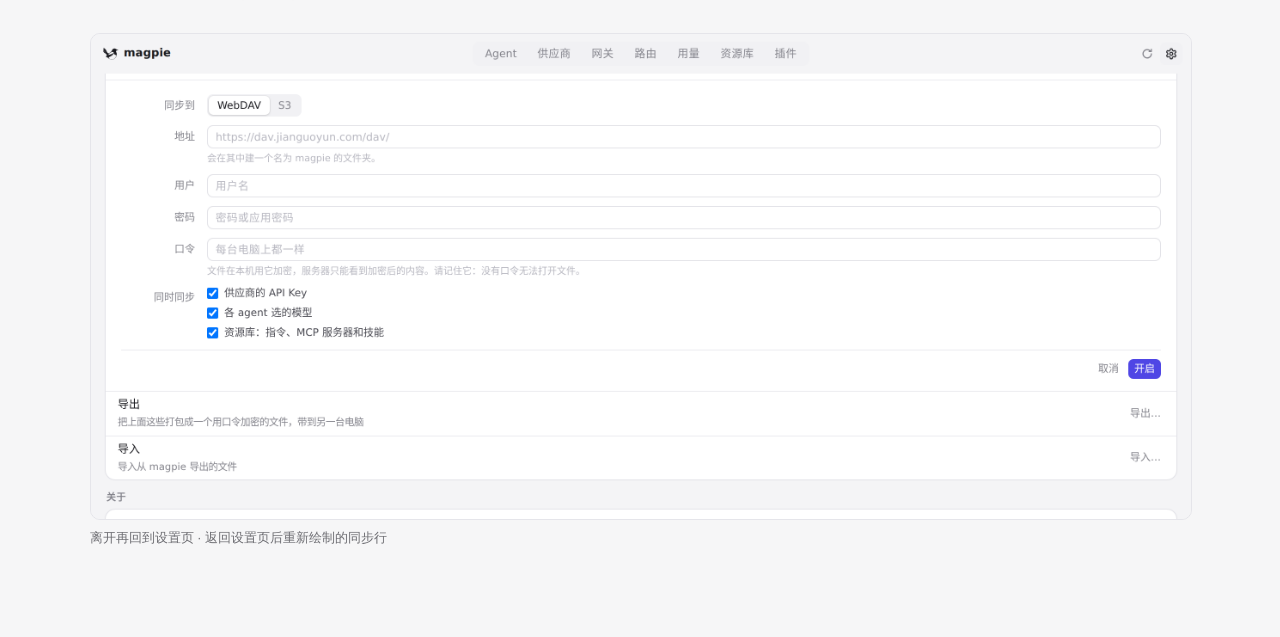
<file: pr-307/4b58969/index.html>
<!doctype html><html lang="zh"><meta charset="utf-8"><meta name="viewport" content="width=device-width,initial-scale=1">
<title>#307 界面预览 · 4b58969</title>
<style>:root{color-scheme:light dark;--bg:#f6f6f7;--fg:#1d1d1f;--muted:#6e6e73;--card:#fff;--line:#e5e5ea}
@media (prefers-color-scheme:dark){:root{--bg:#111113;--fg:#f2f2f4;--muted:#9a9aa0;--card:#1c1c1f;--line:#2c2c30}}
body{margin:0;background:var(--bg);color:var(--fg);font:15px/1.6 -apple-system,"Segoe UI","PingFang SC","Noto Sans CJK SC",sans-serif}
main{max-width:1100px;margin:0 auto;padding:28px 16px 60px}h1{font-size:20px;margin:0 0 4px}.m{color:var(--muted);font-size:13px;margin:0 0 20px}
video,img{display:block;width:100%;border-radius:10px;border:1px solid var(--line);background:var(--card)}figure{margin:0 0 28px}figcaption{color:var(--muted);font-size:13px;margin-top:8px}
a{color:inherit}</style>
<main><h1>#307 界面预览</h1><p class="m">commit 4b58969 · <a href="https://github.com/yetone/magpie/pull/307">回到 PR</a> · 设置页「WebDAV / S3 同步」一行关闭状态的说明文字不再写死，而是按视图里的 keys/agents/library 开关拼出（默认三者都开，所以文字变成「供应商（含 API Key）、设置、Profile、agent 的模型、资源库」）；同时设置页每次重绘（返回设置页、窗口重新获得焦点）都会重新读取 WebDAV 配置，而不是继续用启动时读到的那份。</p>
<figure><video src="preview.mp4" controls autoplay muted playsinline poster="poster.png"></video><figcaption>红线是鼠标走过的轨迹，红色圆环是一次点击；底部文字是这一步在做什么。空格暂停，← → 逐段查看。</figcaption></figure>
<figure><img src="01-settings-sync-off-row.png" alt="关闭状态下「WebDAV / S3 同步」一行的说明文字"><figcaption>设置页的 WebDAV / S3 同步行 · 关闭状态下「WebDAV / S3 同步」一行的说明文字</figcaption></figure>
<figure><img src="02-sync-form-ticks.png" alt="同步表单里的勾选项"><figcaption>设置页的 WebDAV / S3 同步行 · 同步表单里的勾选项</figcaption></figure>
<figure><img src="03-settings-sync-after-return.png" alt="返回设置页后重新绘制的同步行"><figcaption>离开再回到设置页 · 返回设置页后重新绘制的同步行</figcaption></figure>
</main></html>
</file>
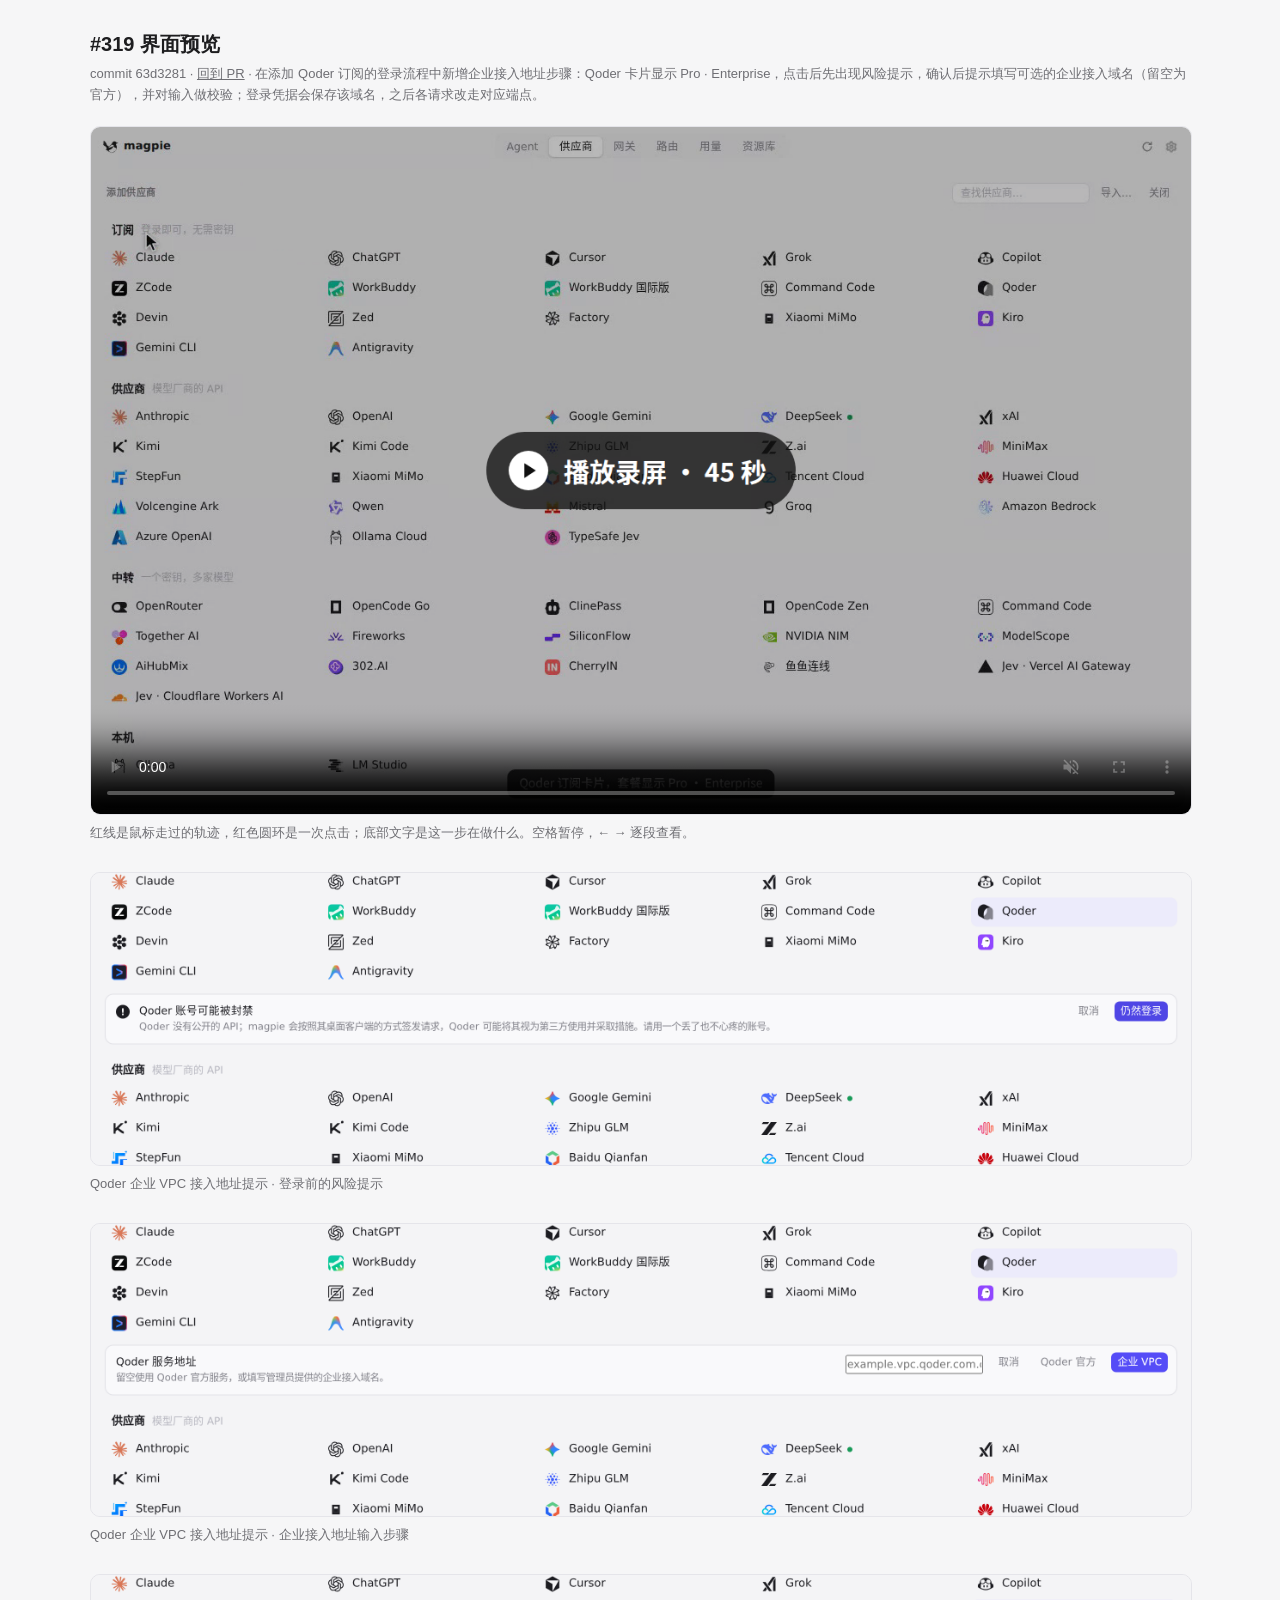
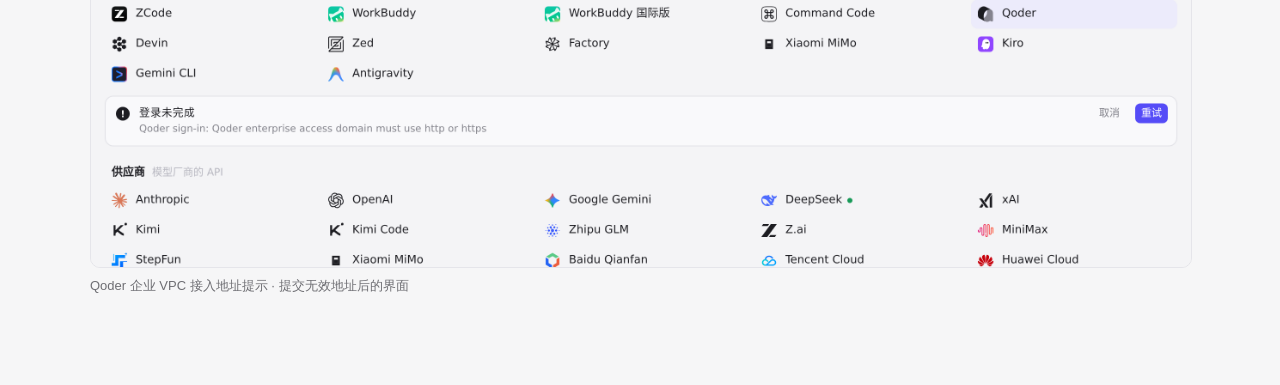
<file: pr-319/63d3281/index.html>
<!doctype html><html lang="zh"><meta charset="utf-8"><meta name="viewport" content="width=device-width,initial-scale=1">
<title>#319 界面预览 · 63d3281</title>
<style>:root{color-scheme:light dark;--bg:#f6f6f7;--fg:#1d1d1f;--muted:#6e6e73;--card:#fff;--line:#e5e5ea}
@media (prefers-color-scheme:dark){:root{--bg:#111113;--fg:#f2f2f4;--muted:#9a9aa0;--card:#1c1c1f;--line:#2c2c30}}
body{margin:0;background:var(--bg);color:var(--fg);font:15px/1.6 -apple-system,"Segoe UI","PingFang SC","Noto Sans CJK SC",sans-serif}
main{max-width:1100px;margin:0 auto;padding:28px 16px 60px}h1{font-size:20px;margin:0 0 4px}.m{color:var(--muted);font-size:13px;margin:0 0 20px}
video,img{display:block;width:100%;border-radius:10px;border:1px solid var(--line);background:var(--card)}figure{margin:0 0 28px}figcaption{color:var(--muted);font-size:13px;margin-top:8px}
a{color:inherit}</style>
<main><h1>#319 界面预览</h1><p class="m">commit 63d3281 · <a href="https://github.com/yetone/magpie/pull/319">回到 PR</a> · 在添加 Qoder 订阅的登录流程中新增企业接入地址步骤：Qoder 卡片显示 Pro · Enterprise，点击后先出现风险提示，确认后提示填写可选的企业接入域名（留空为官方），并对输入做校验；登录凭据会保存该域名，之后各请求改走对应端点。</p>
<figure><video src="preview.mp4" controls autoplay muted playsinline poster="poster.png"></video><figcaption>红线是鼠标走过的轨迹，红色圆环是一次点击；底部文字是这一步在做什么。空格暂停，← → 逐段查看。</figcaption></figure>
<figure><img src="02-qoder-risk-prompt.png" alt="登录前的风险提示"><figcaption>Qoder 企业 VPC 接入地址提示 · 登录前的风险提示</figcaption></figure>
<figure><img src="03-qoder-endpoint-prompt.png" alt="企业接入地址输入步骤"><figcaption>Qoder 企业 VPC 接入地址提示 · 企业接入地址输入步骤</figcaption></figure>
<figure><img src="04-qoder-endpoint-invalid.png" alt="提交无效地址后的界面"><figcaption>Qoder 企业 VPC 接入地址提示 · 提交无效地址后的界面</figcaption></figure>
</main></html>
</file>
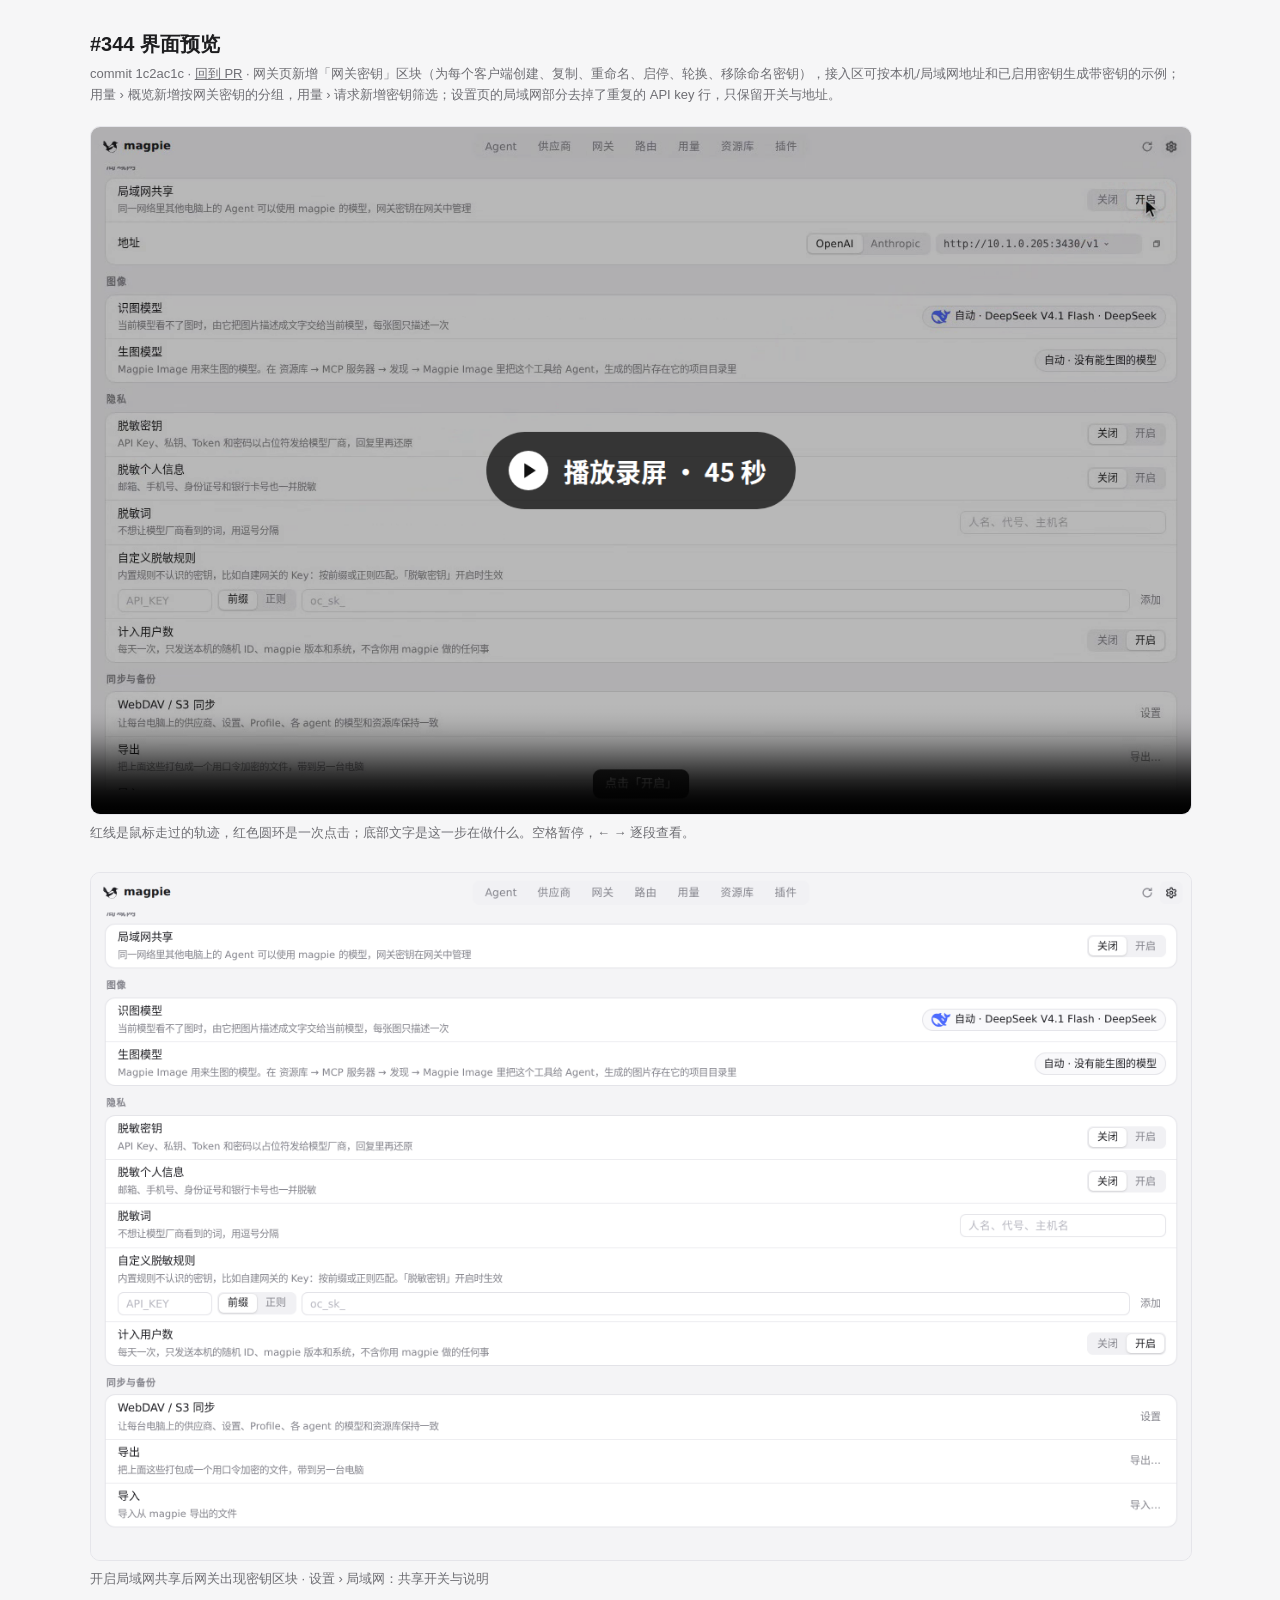
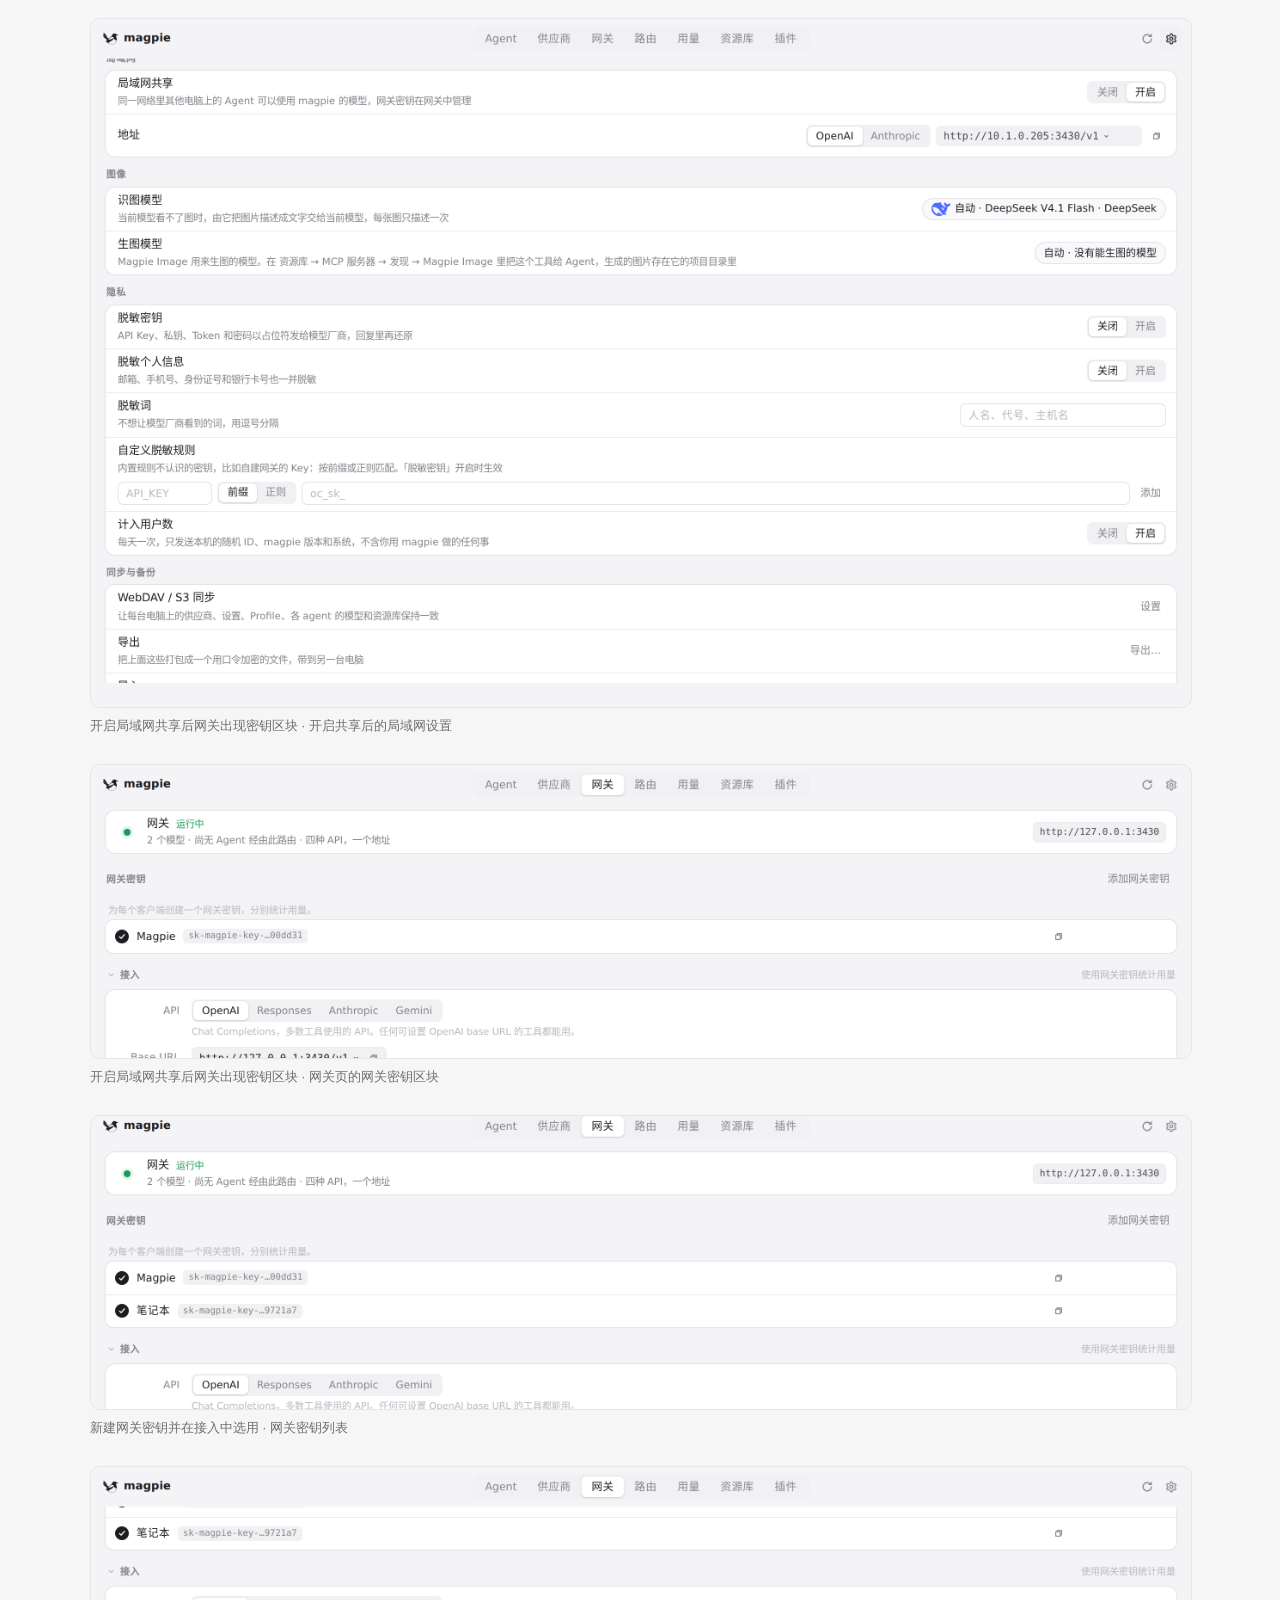
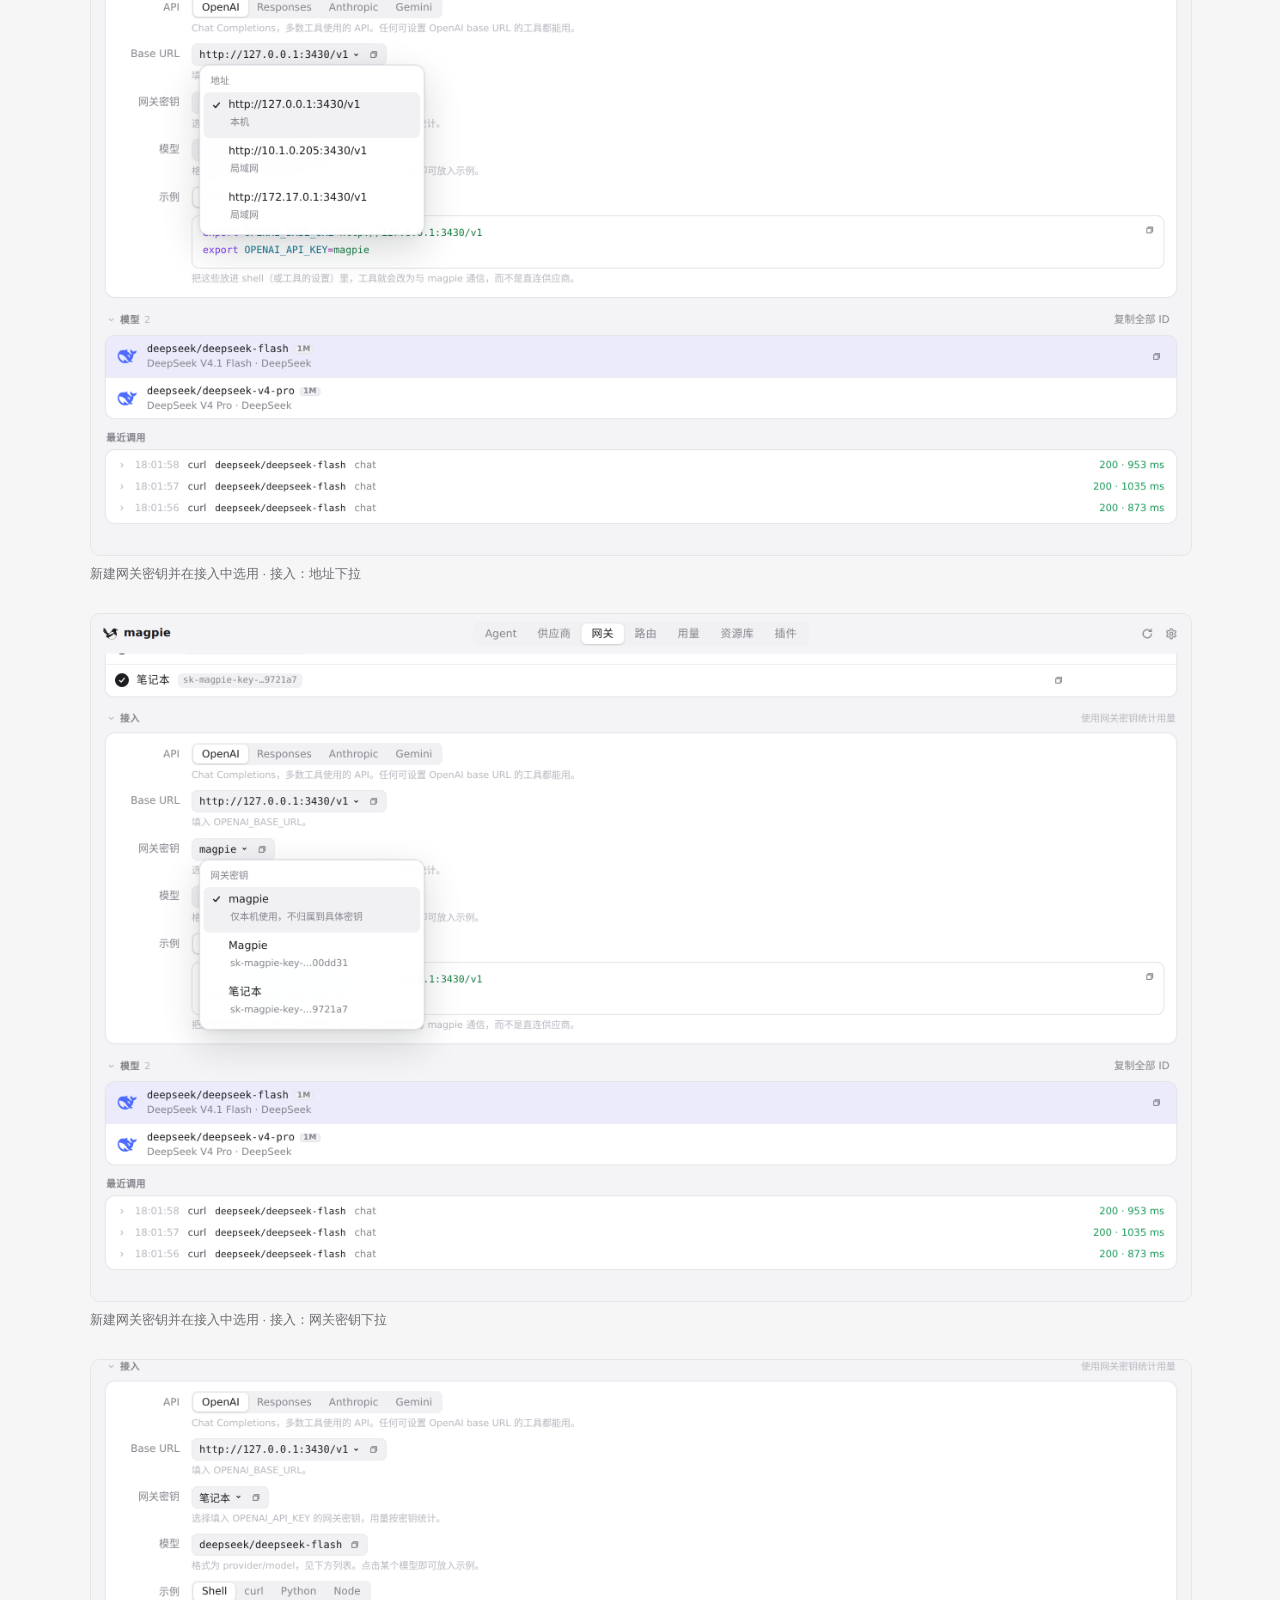
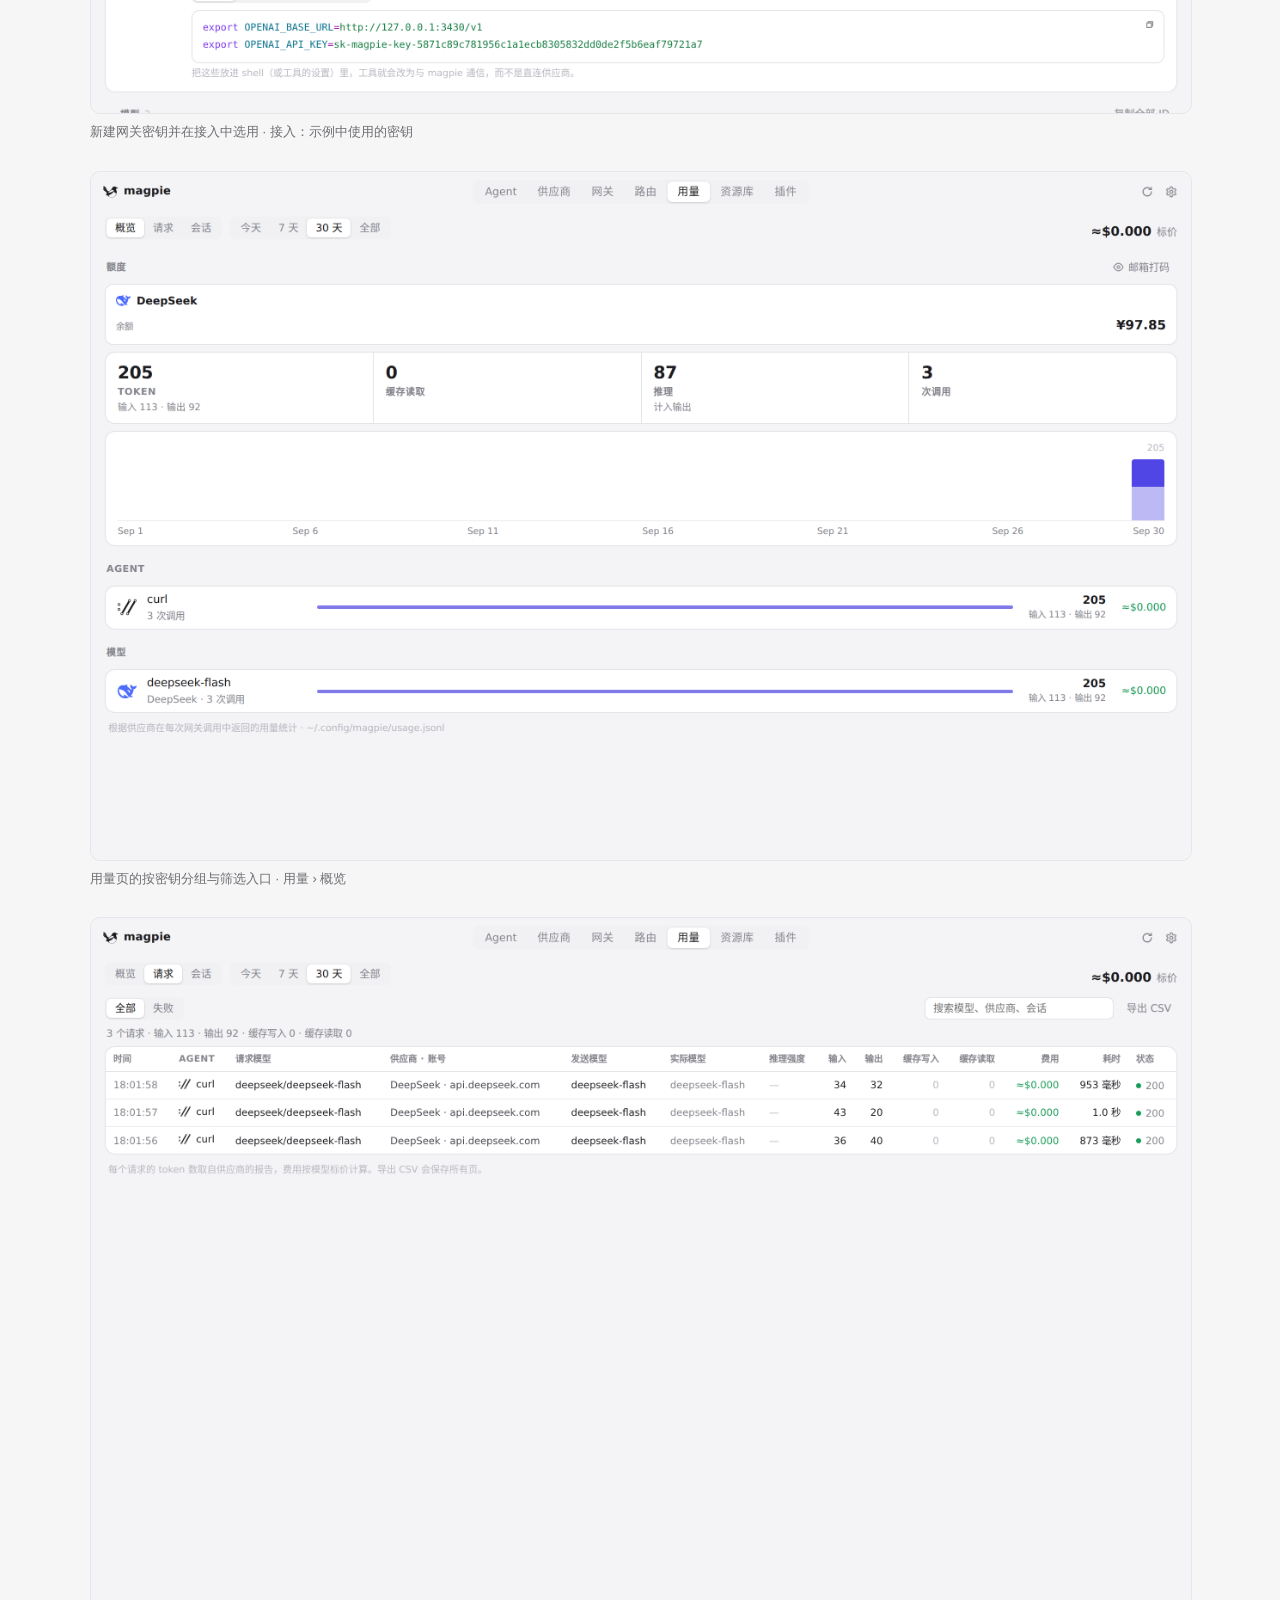
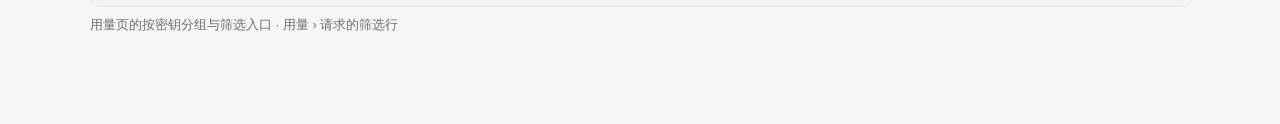
<file: pr-344/1c2ac1c/index.html>
<!doctype html><html lang="zh"><meta charset="utf-8"><meta name="viewport" content="width=device-width,initial-scale=1">
<title>#344 界面预览 · 1c2ac1c</title>
<style>:root{color-scheme:light dark;--bg:#f6f6f7;--fg:#1d1d1f;--muted:#6e6e73;--card:#fff;--line:#e5e5ea}
@media (prefers-color-scheme:dark){:root{--bg:#111113;--fg:#f2f2f4;--muted:#9a9aa0;--card:#1c1c1f;--line:#2c2c30}}
body{margin:0;background:var(--bg);color:var(--fg);font:15px/1.6 -apple-system,"Segoe UI","PingFang SC","Noto Sans CJK SC",sans-serif}
main{max-width:1100px;margin:0 auto;padding:28px 16px 60px}h1{font-size:20px;margin:0 0 4px}.m{color:var(--muted);font-size:13px;margin:0 0 20px}
video,img{display:block;width:100%;border-radius:10px;border:1px solid var(--line);background:var(--card)}figure{margin:0 0 28px}figcaption{color:var(--muted);font-size:13px;margin-top:8px}
a{color:inherit}</style>
<main><h1>#344 界面预览</h1><p class="m">commit 1c2ac1c · <a href="https://github.com/yetone/magpie/pull/344">回到 PR</a> · 网关页新增「网关密钥」区块（为每个客户端创建、复制、重命名、启停、轮换、移除命名密钥），接入区可按本机/局域网地址和已启用密钥生成带密钥的示例；用量 › 概览新增按网关密钥的分组，用量 › 请求新增密钥筛选；设置页的局域网部分去掉了重复的 API key 行，只保留开关与地址。</p>
<figure><video src="preview.mp4" controls autoplay muted playsinline poster="poster.png"></video><figcaption>红线是鼠标走过的轨迹，红色圆环是一次点击；底部文字是这一步在做什么。空格暂停，← → 逐段查看。</figcaption></figure>
<figure><img src="01-settings-lan-share.png" alt="设置 › 局域网：共享开关与说明"><figcaption>开启局域网共享后网关出现密钥区块 · 设置 › 局域网：共享开关与说明</figcaption></figure>
<figure><img src="02-settings-lan-on.png" alt="开启共享后的局域网设置"><figcaption>开启局域网共享后网关出现密钥区块 · 开启共享后的局域网设置</figcaption></figure>
<figure><img src="03-gateway-keys-block.png" alt="网关页的网关密钥区块"><figcaption>开启局域网共享后网关出现密钥区块 · 网关页的网关密钥区块</figcaption></figure>
<figure><img src="04-gateway-keys-list.png" alt="网关密钥列表"><figcaption>新建网关密钥并在接入中选用 · 网关密钥列表</figcaption></figure>
<figure><img src="05-connect-address-menu.png" alt="接入：地址下拉"><figcaption>新建网关密钥并在接入中选用 · 接入：地址下拉</figcaption></figure>
<figure><img src="06-connect-key-menu.png" alt="接入：网关密钥下拉"><figcaption>新建网关密钥并在接入中选用 · 接入：网关密钥下拉</figcaption></figure>
<figure><img src="07-connect-example.png" alt="接入：示例中使用的密钥"><figcaption>新建网关密钥并在接入中选用 · 接入：示例中使用的密钥</figcaption></figure>
<figure><img src="08-usage-overview.png" alt="用量 › 概览"><figcaption>用量页的按密钥分组与筛选入口 · 用量 › 概览</figcaption></figure>
<figure><img src="09-usage-requests.png" alt="用量 › 请求的筛选行"><figcaption>用量页的按密钥分组与筛选入口 · 用量 › 请求的筛选行</figcaption></figure>
</main></html>
</file>
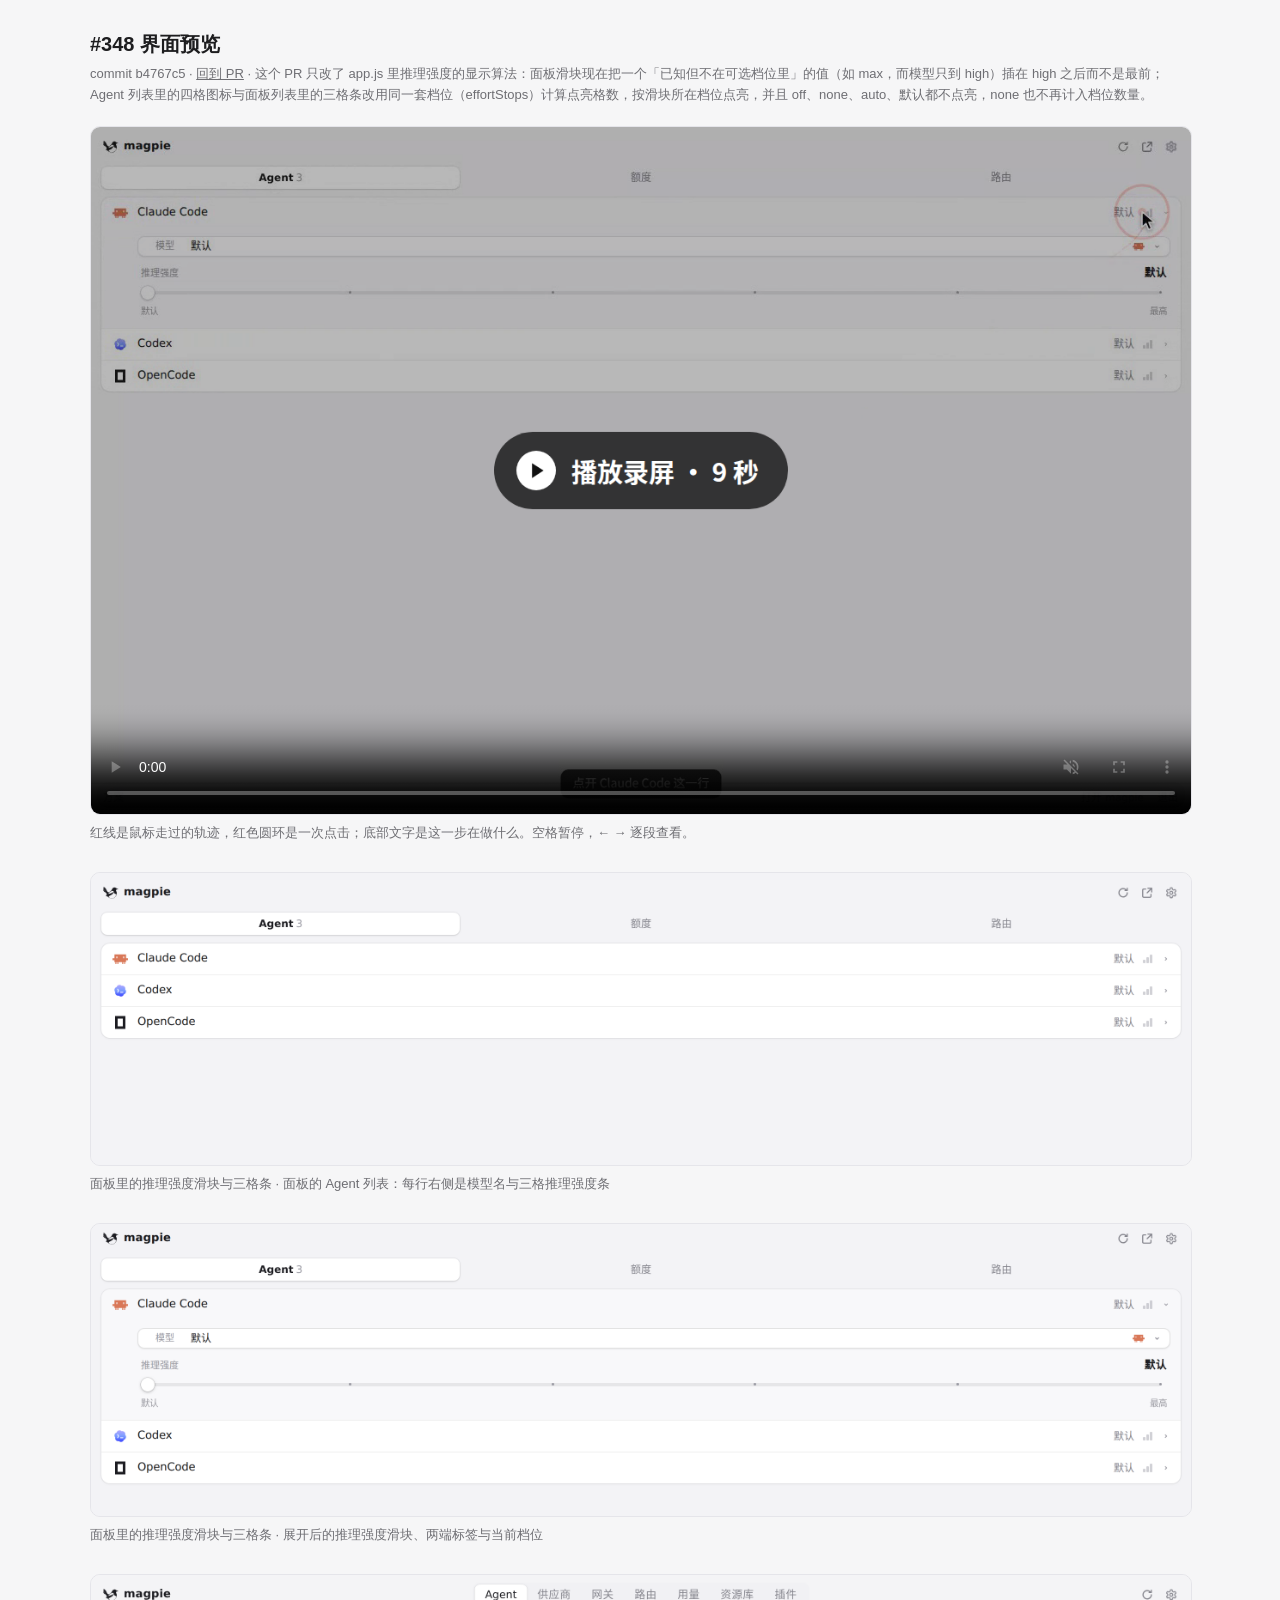
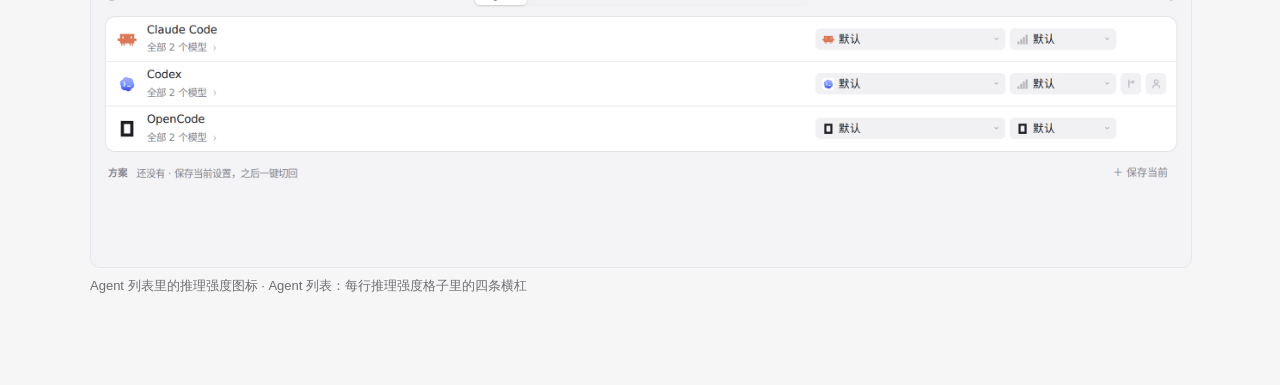
<file: pr-348/b4767c5/index.html>
<!doctype html><html lang="zh"><meta charset="utf-8"><meta name="viewport" content="width=device-width,initial-scale=1">
<title>#348 界面预览 · b4767c5</title>
<style>:root{color-scheme:light dark;--bg:#f6f6f7;--fg:#1d1d1f;--muted:#6e6e73;--card:#fff;--line:#e5e5ea}
@media (prefers-color-scheme:dark){:root{--bg:#111113;--fg:#f2f2f4;--muted:#9a9aa0;--card:#1c1c1f;--line:#2c2c30}}
body{margin:0;background:var(--bg);color:var(--fg);font:15px/1.6 -apple-system,"Segoe UI","PingFang SC","Noto Sans CJK SC",sans-serif}
main{max-width:1100px;margin:0 auto;padding:28px 16px 60px}h1{font-size:20px;margin:0 0 4px}.m{color:var(--muted);font-size:13px;margin:0 0 20px}
video,img{display:block;width:100%;border-radius:10px;border:1px solid var(--line);background:var(--card)}figure{margin:0 0 28px}figcaption{color:var(--muted);font-size:13px;margin-top:8px}
a{color:inherit}</style>
<main><h1>#348 界面预览</h1><p class="m">commit b4767c5 · <a href="https://github.com/yetone/magpie/pull/348">回到 PR</a> · 这个 PR 只改了 app.js 里推理强度的显示算法：面板滑块现在把一个「已知但不在可选档位里」的值（如 max，而模型只到 high）插在 high 之后而不是最前；Agent 列表里的四格图标与面板列表里的三格条改用同一套档位（effortStops）计算点亮格数，按滑块所在档位点亮，并且 off、none、auto、默认都不点亮，none 也不再计入档位数量。</p>
<figure><video src="preview.mp4" controls autoplay muted playsinline poster="poster.png"></video><figcaption>红线是鼠标走过的轨迹，红色圆环是一次点击；底部文字是这一步在做什么。空格暂停，← → 逐段查看。</figcaption></figure>
<figure><img src="01-panel-agent-list.png" alt="面板的 Agent 列表：每行右侧是模型名与三格推理强度条"><figcaption>面板里的推理强度滑块与三格条 · 面板的 Agent 列表：每行右侧是模型名与三格推理强度条</figcaption></figure>
<figure><img src="02-panel-effort-slider-opened.png" alt="展开后的推理强度滑块、两端标签与当前档位"><figcaption>面板里的推理强度滑块与三格条 · 展开后的推理强度滑块、两端标签与当前档位</figcaption></figure>
<figure><img src="03-agents-effort-icons.png" alt="Agent 列表：每行推理强度格子里的四条横杠"><figcaption>Agent 列表里的推理强度图标 · Agent 列表：每行推理强度格子里的四条横杠</figcaption></figure>
</main></html>
</file>
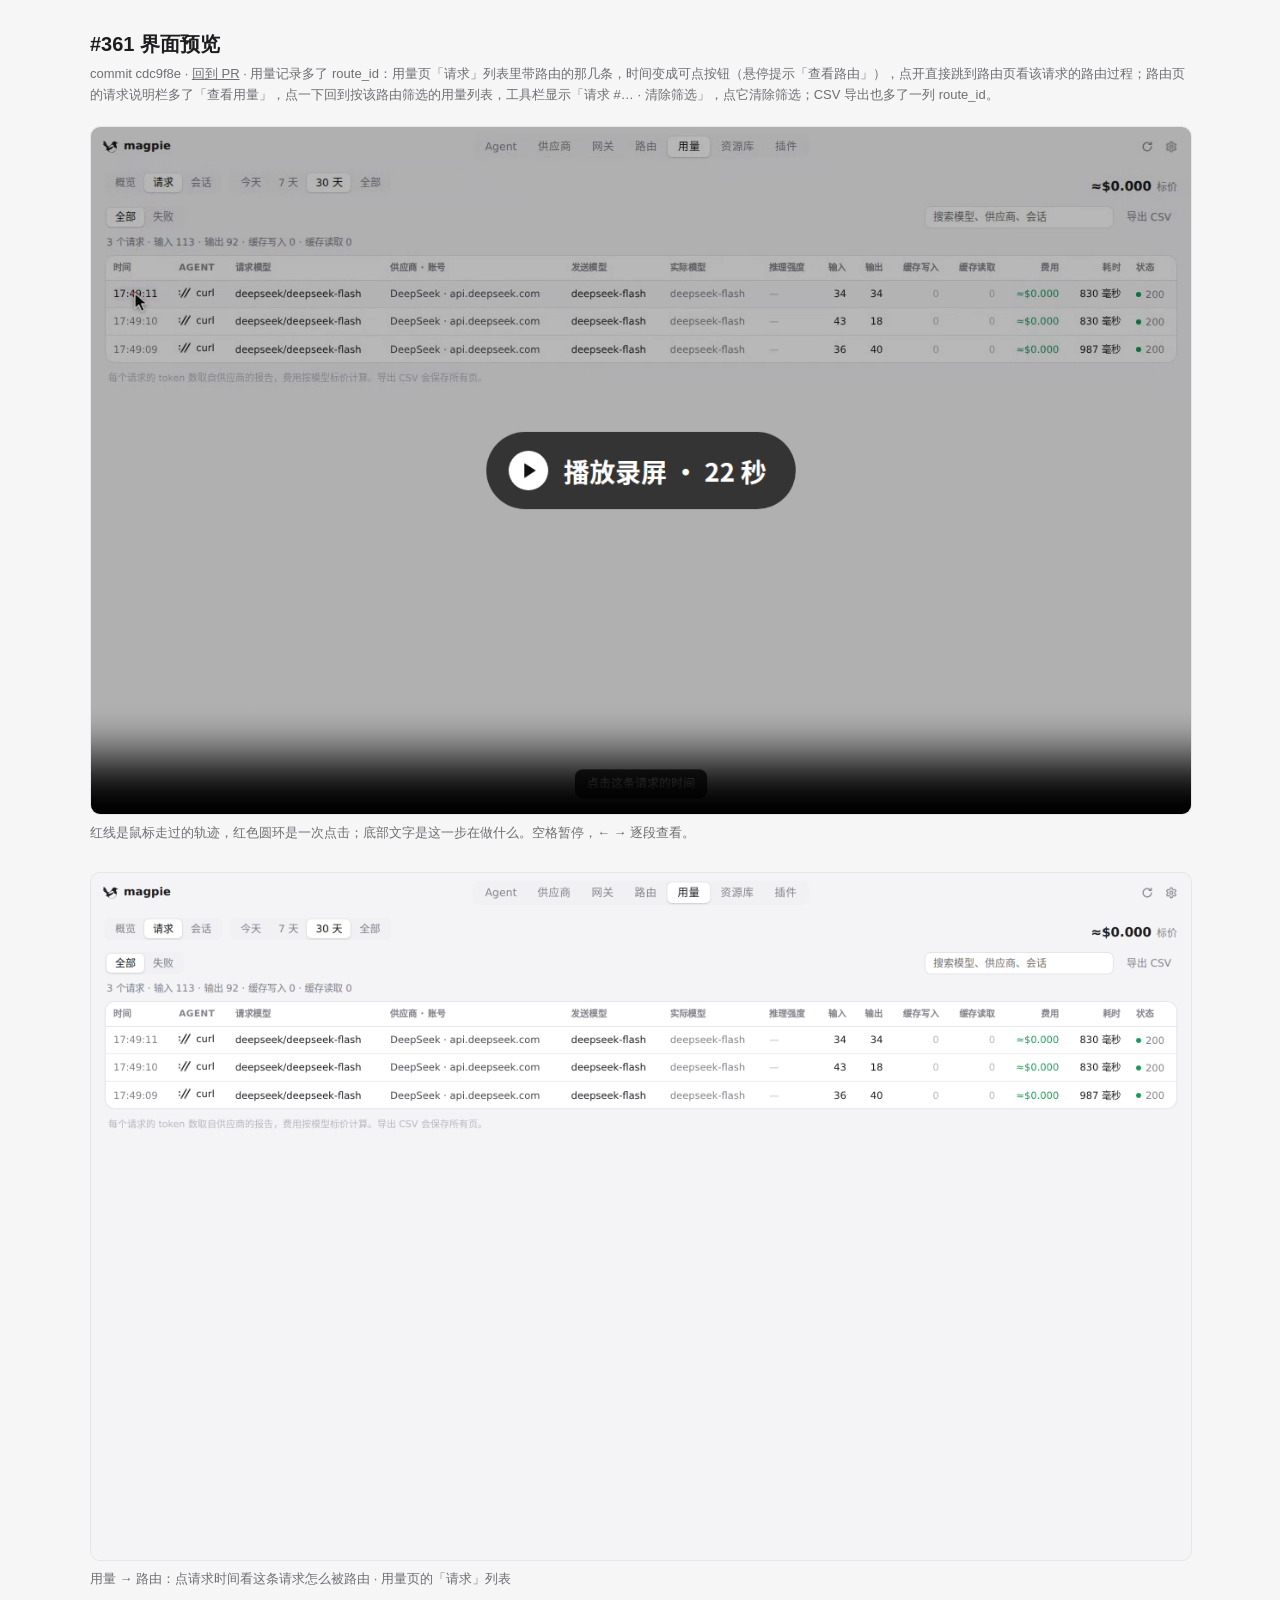
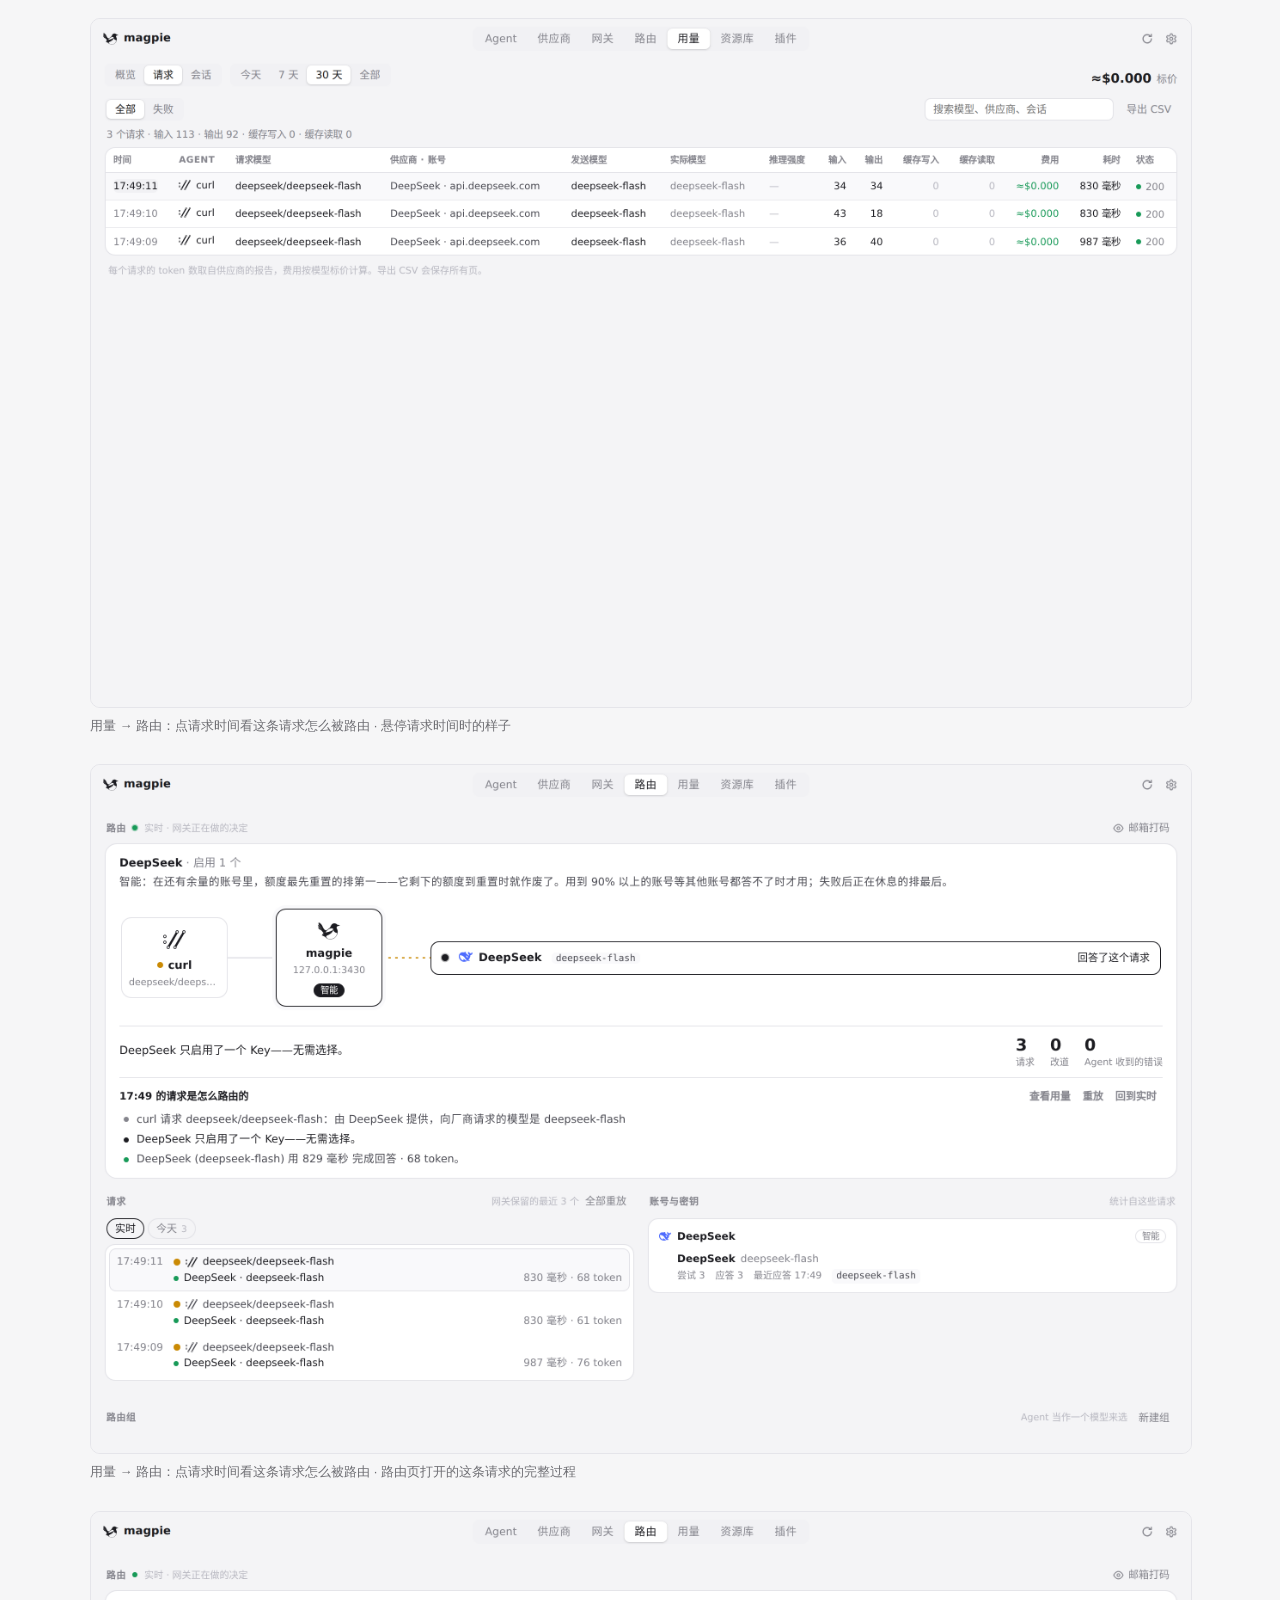
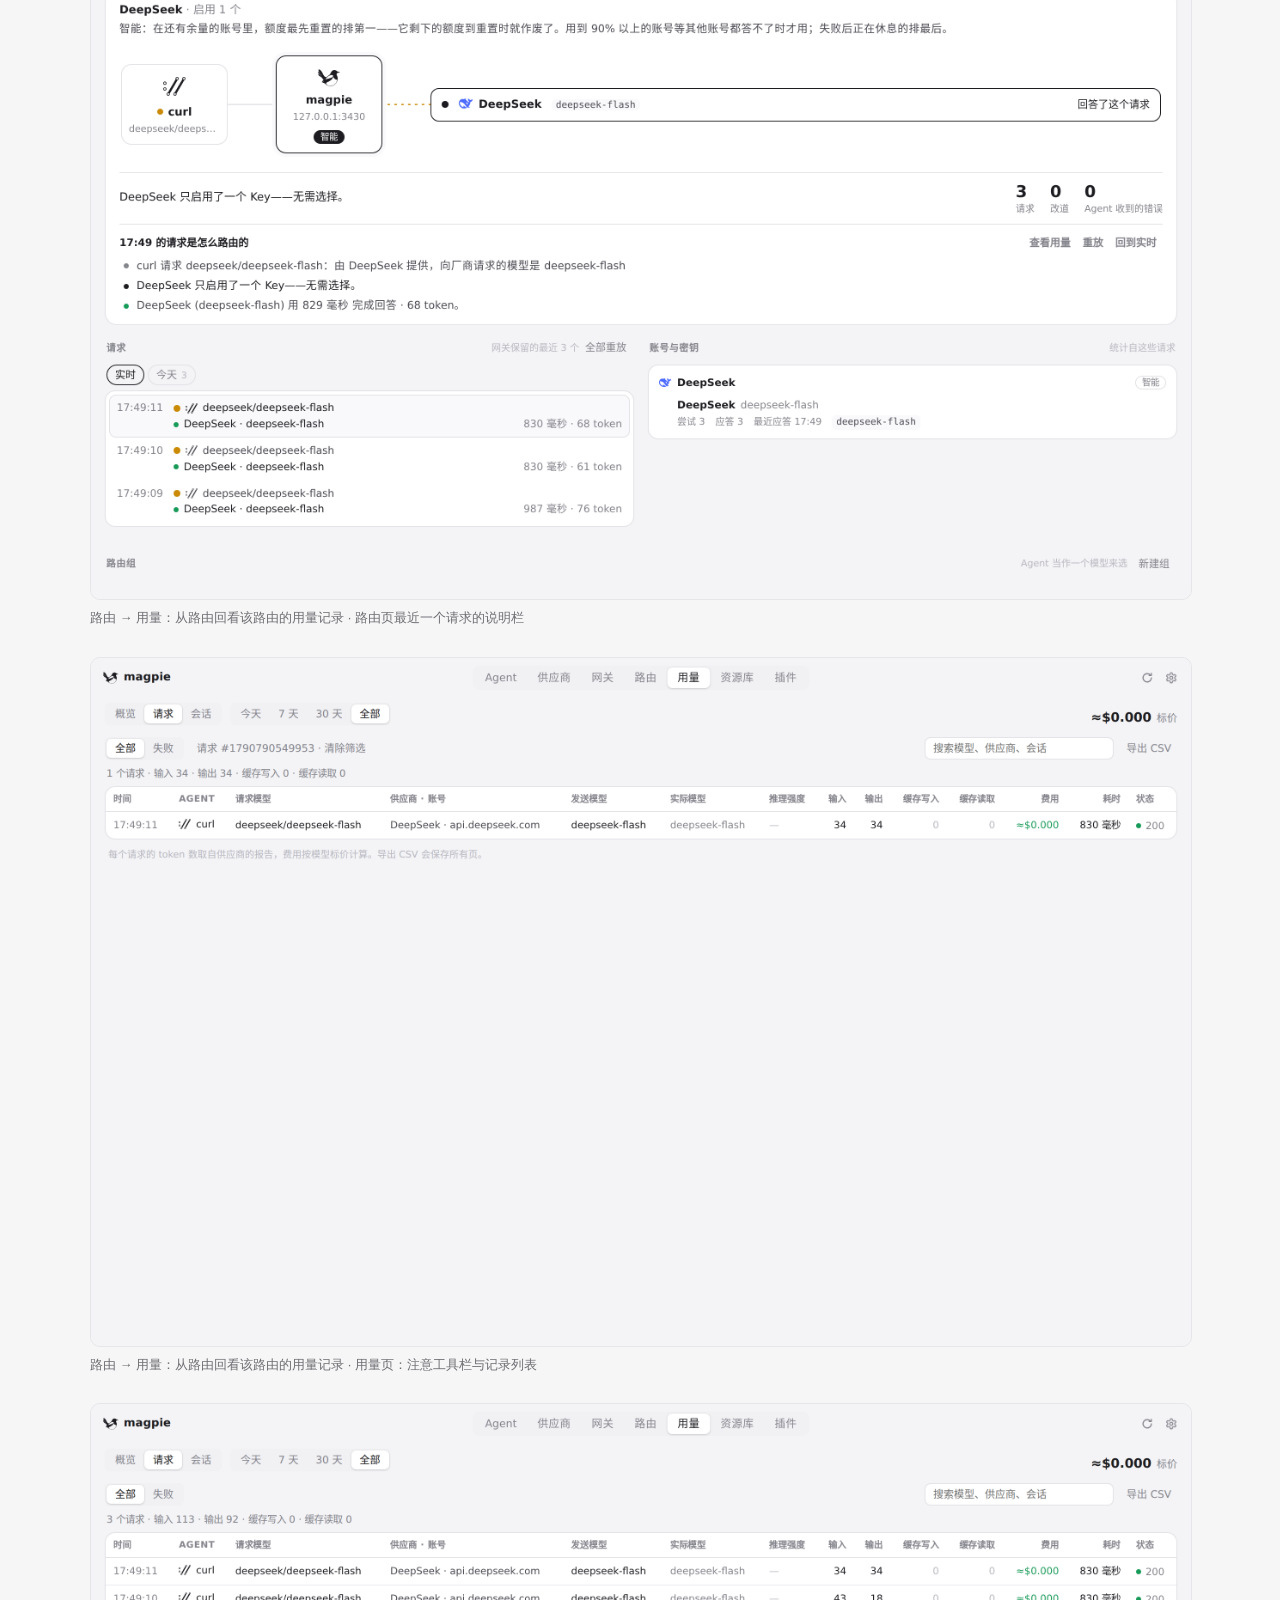
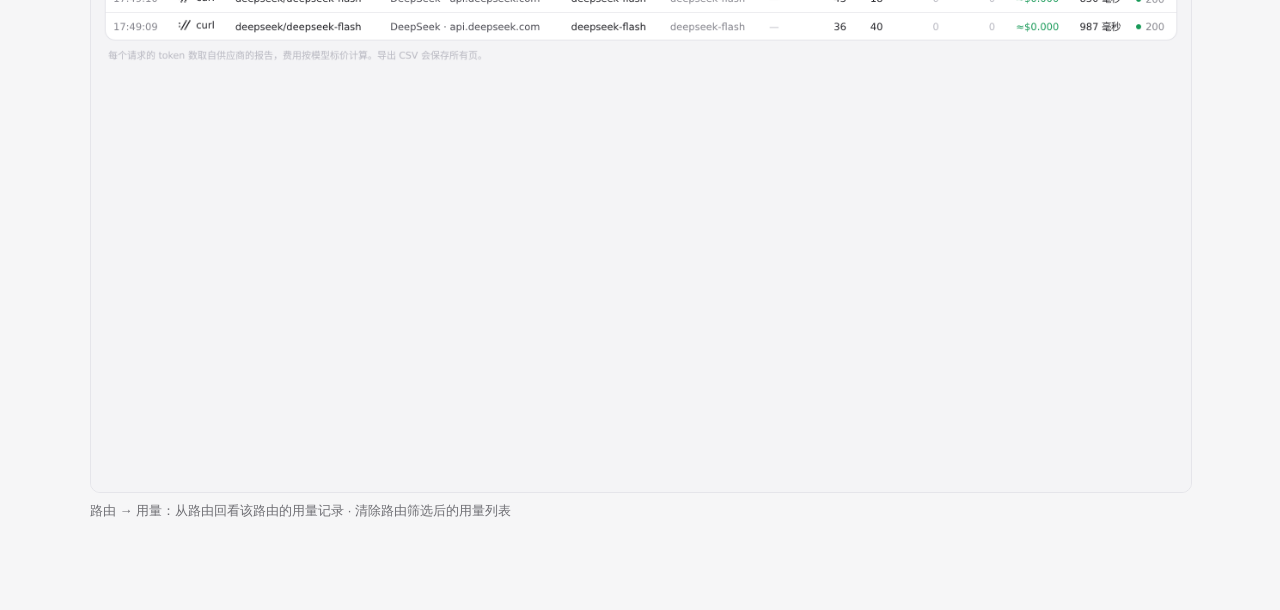
<file: pr-361/cdc9f8e/index.html>
<!doctype html><html lang="zh"><meta charset="utf-8"><meta name="viewport" content="width=device-width,initial-scale=1">
<title>#361 界面预览 · cdc9f8e</title>
<style>:root{color-scheme:light dark;--bg:#f6f6f7;--fg:#1d1d1f;--muted:#6e6e73;--card:#fff;--line:#e5e5ea}
@media (prefers-color-scheme:dark){:root{--bg:#111113;--fg:#f2f2f4;--muted:#9a9aa0;--card:#1c1c1f;--line:#2c2c30}}
body{margin:0;background:var(--bg);color:var(--fg);font:15px/1.6 -apple-system,"Segoe UI","PingFang SC","Noto Sans CJK SC",sans-serif}
main{max-width:1100px;margin:0 auto;padding:28px 16px 60px}h1{font-size:20px;margin:0 0 4px}.m{color:var(--muted);font-size:13px;margin:0 0 20px}
video,img{display:block;width:100%;border-radius:10px;border:1px solid var(--line);background:var(--card)}figure{margin:0 0 28px}figcaption{color:var(--muted);font-size:13px;margin-top:8px}
a{color:inherit}</style>
<main><h1>#361 界面预览</h1><p class="m">commit cdc9f8e · <a href="https://github.com/yetone/magpie/pull/361">回到 PR</a> · 用量记录多了 route_id：用量页「请求」列表里带路由的那几条，时间变成可点按钮（悬停提示「查看路由」），点开直接跳到路由页看该请求的路由过程；路由页的请求说明栏多了「查看用量」，点一下回到按该路由筛选的用量列表，工具栏显示「请求 #… · 清除筛选」，点它清除筛选；CSV 导出也多了一列 route_id。</p>
<figure><video src="preview.mp4" controls autoplay muted playsinline poster="poster.png"></video><figcaption>红线是鼠标走过的轨迹，红色圆环是一次点击；底部文字是这一步在做什么。空格暂停，← → 逐段查看。</figcaption></figure>
<figure><img src="01-usage-requests.png" alt="用量页的「请求」列表"><figcaption>用量 → 路由：点请求时间看这条请求怎么被路由 · 用量页的「请求」列表</figcaption></figure>
<figure><img src="02-usage-time-hover.png" alt="悬停请求时间时的样子"><figcaption>用量 → 路由：点请求时间看这条请求怎么被路由 · 悬停请求时间时的样子</figcaption></figure>
<figure><img src="03-routing-for-request.png" alt="路由页打开的这条请求的完整过程"><figcaption>用量 → 路由：点请求时间看这条请求怎么被路由 · 路由页打开的这条请求的完整过程</figcaption></figure>
<figure><img src="04-routing-log-head.png" alt="路由页最近一个请求的说明栏"><figcaption>路由 → 用量：从路由回看该路由的用量记录 · 路由页最近一个请求的说明栏</figcaption></figure>
<figure><img src="05-usage-route-rows.png" alt="用量页：注意工具栏与记录列表"><figcaption>路由 → 用量：从路由回看该路由的用量记录 · 用量页：注意工具栏与记录列表</figcaption></figure>
<figure><img src="06-usage-all-rows.png" alt="清除路由筛选后的用量列表"><figcaption>路由 → 用量：从路由回看该路由的用量记录 · 清除路由筛选后的用量列表</figcaption></figure>
</main></html>
</file>
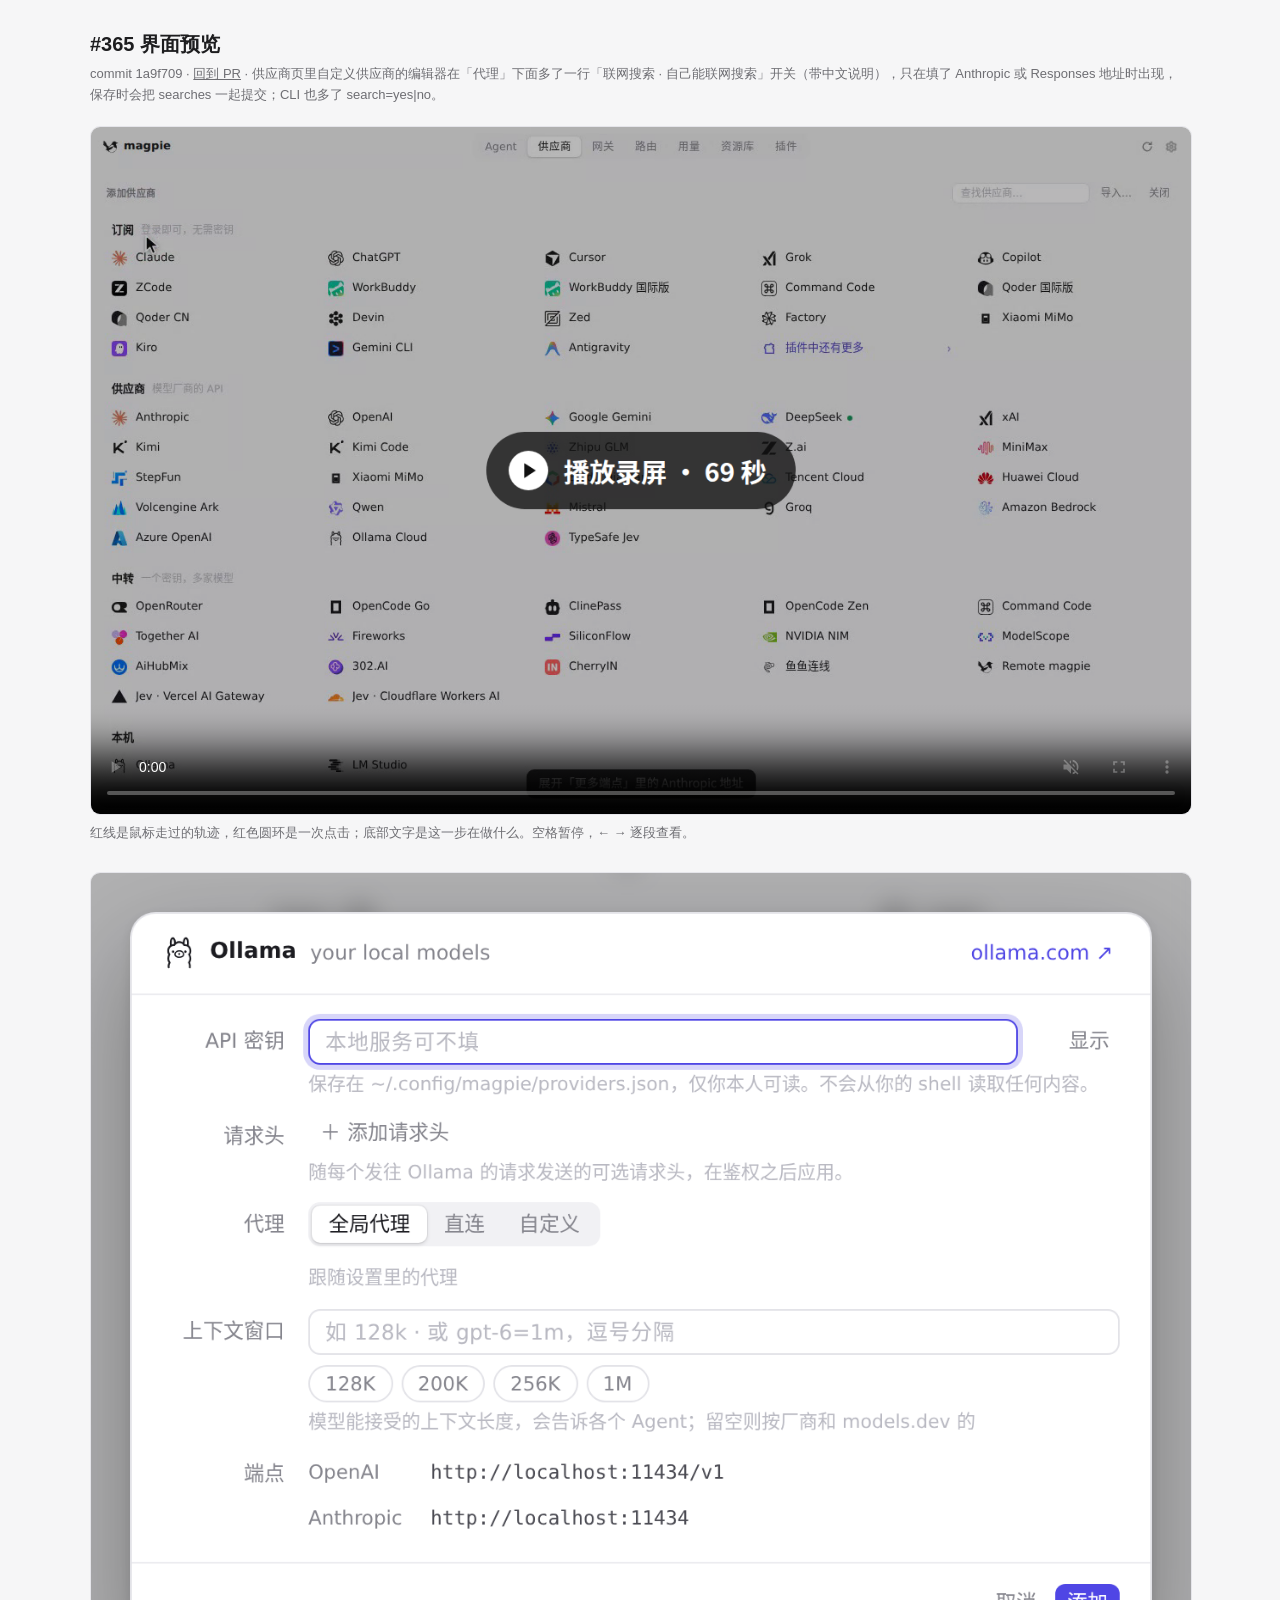
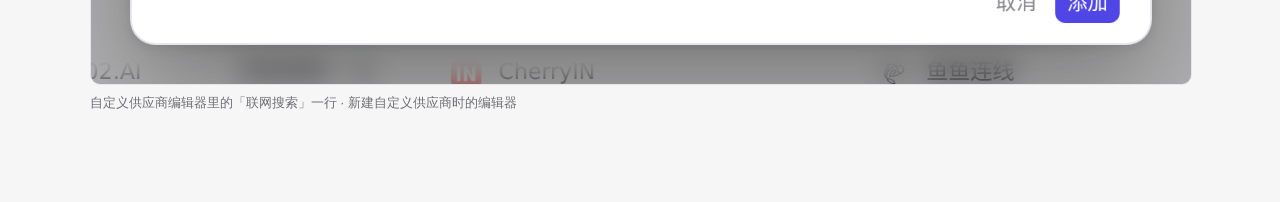
<file: pr-365/1a9f709/index.html>
<!doctype html><html lang="zh"><meta charset="utf-8"><meta name="viewport" content="width=device-width,initial-scale=1">
<title>#365 界面预览 · 1a9f709</title>
<style>:root{color-scheme:light dark;--bg:#f6f6f7;--fg:#1d1d1f;--muted:#6e6e73;--card:#fff;--line:#e5e5ea}
@media (prefers-color-scheme:dark){:root{--bg:#111113;--fg:#f2f2f4;--muted:#9a9aa0;--card:#1c1c1f;--line:#2c2c30}}
body{margin:0;background:var(--bg);color:var(--fg);font:15px/1.6 -apple-system,"Segoe UI","PingFang SC","Noto Sans CJK SC",sans-serif}
main{max-width:1100px;margin:0 auto;padding:28px 16px 60px}h1{font-size:20px;margin:0 0 4px}.m{color:var(--muted);font-size:13px;margin:0 0 20px}
video,img{display:block;width:100%;border-radius:10px;border:1px solid var(--line);background:var(--card)}figure{margin:0 0 28px}figcaption{color:var(--muted);font-size:13px;margin-top:8px}
a{color:inherit}</style>
<main><h1>#365 界面预览</h1><p class="m">commit 1a9f709 · <a href="https://github.com/yetone/magpie/pull/365">回到 PR</a> · 供应商页里自定义供应商的编辑器在「代理」下面多了一行「联网搜索 · 自己能联网搜索」开关（带中文说明），只在填了 Anthropic 或 Responses 地址时出现，保存时会把 searches 一起提交；CLI 也多了 search=yes|no。</p>
<figure><video src="preview.mp4" controls autoplay muted playsinline poster="poster.png"></video><figcaption>红线是鼠标走过的轨迹，红色圆环是一次点击；底部文字是这一步在做什么。空格暂停，← → 逐段查看。</figcaption></figure>
<figure><img src="01-custom-editor-opened.png" alt="新建自定义供应商时的编辑器"><figcaption>自定义供应商编辑器里的「联网搜索」一行 · 新建自定义供应商时的编辑器</figcaption></figure>
</main></html>
</file>
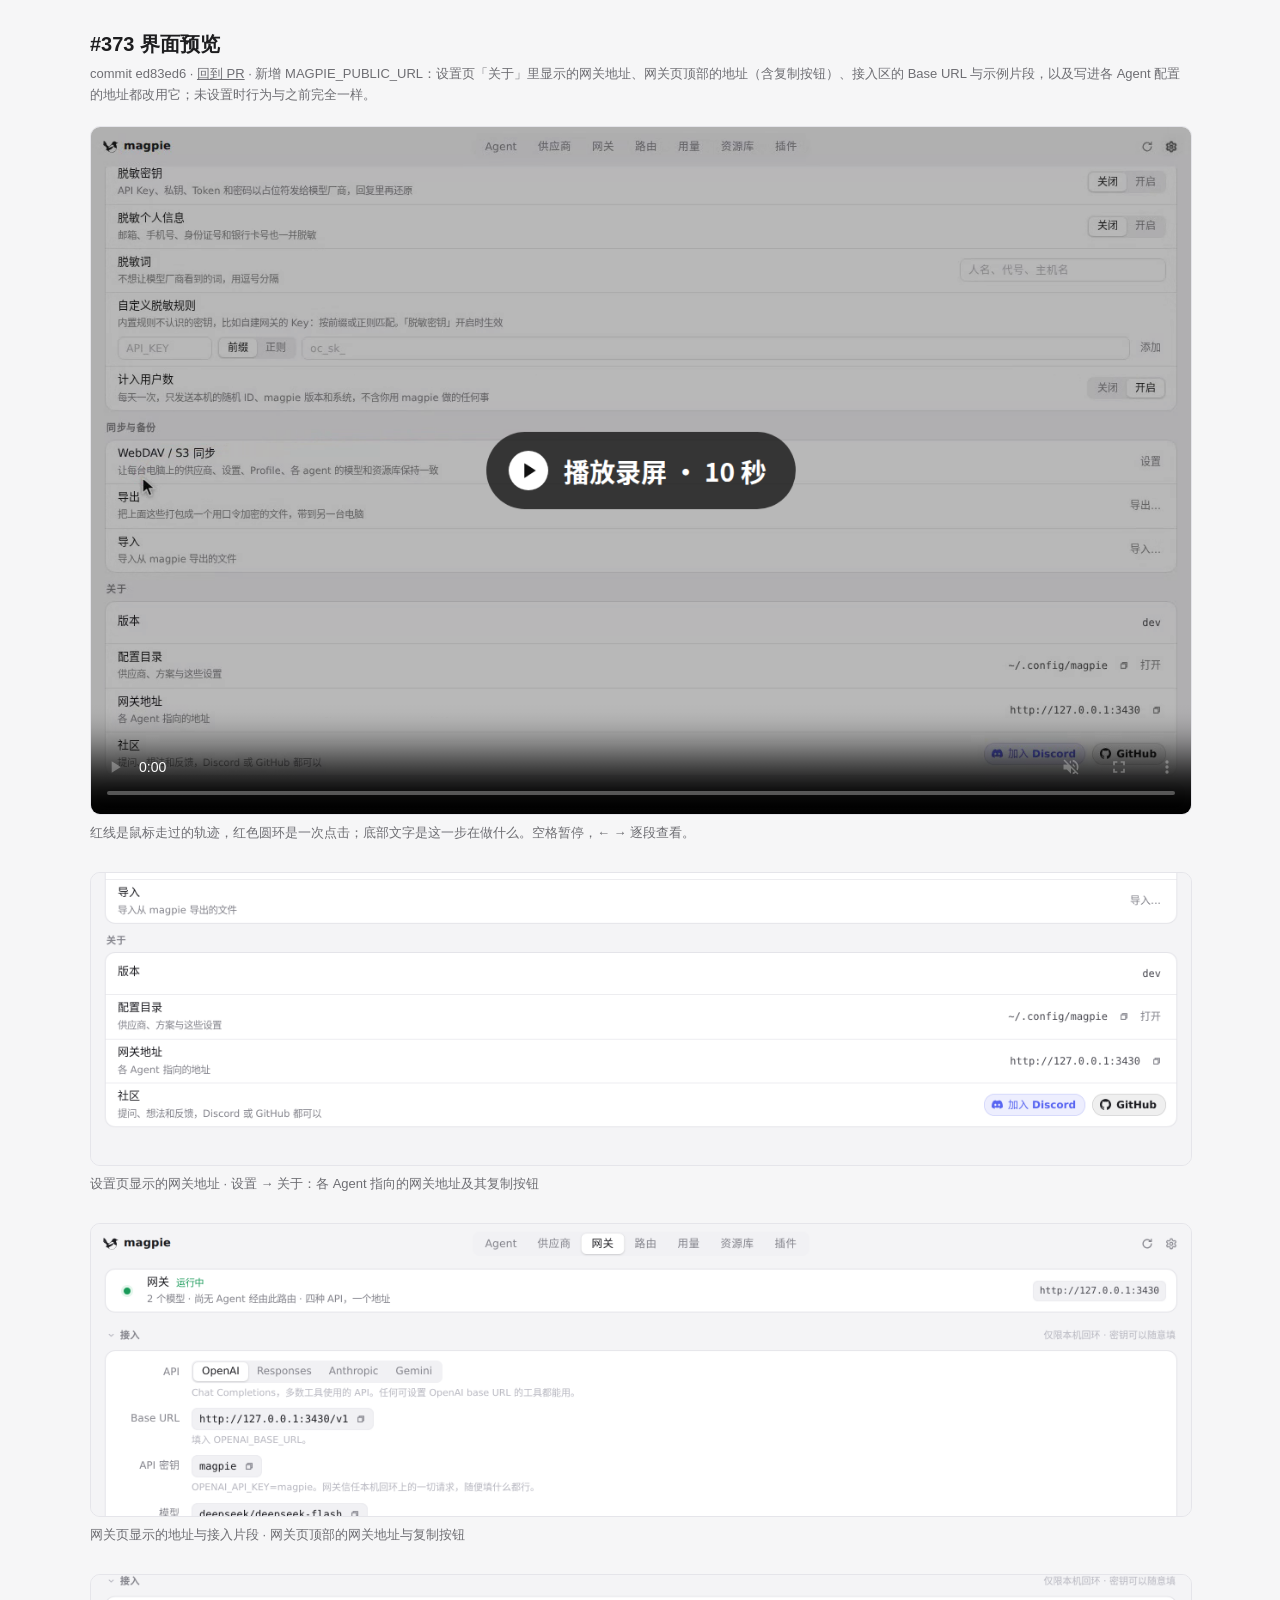
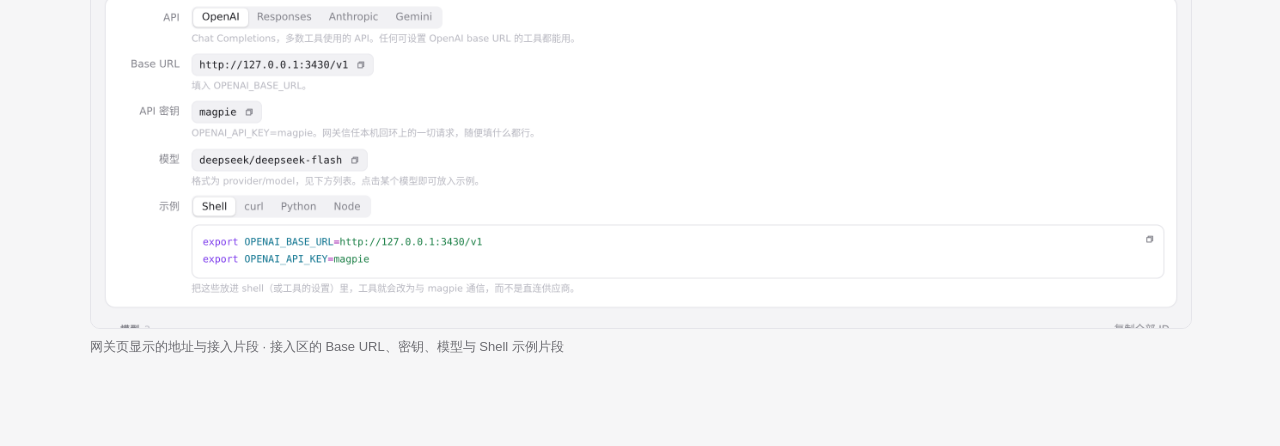
<file: pr-373/ed83ed6/index.html>
<!doctype html><html lang="zh"><meta charset="utf-8"><meta name="viewport" content="width=device-width,initial-scale=1">
<title>#373 界面预览 · ed83ed6</title>
<style>:root{color-scheme:light dark;--bg:#f6f6f7;--fg:#1d1d1f;--muted:#6e6e73;--card:#fff;--line:#e5e5ea}
@media (prefers-color-scheme:dark){:root{--bg:#111113;--fg:#f2f2f4;--muted:#9a9aa0;--card:#1c1c1f;--line:#2c2c30}}
body{margin:0;background:var(--bg);color:var(--fg);font:15px/1.6 -apple-system,"Segoe UI","PingFang SC","Noto Sans CJK SC",sans-serif}
main{max-width:1100px;margin:0 auto;padding:28px 16px 60px}h1{font-size:20px;margin:0 0 4px}.m{color:var(--muted);font-size:13px;margin:0 0 20px}
video,img{display:block;width:100%;border-radius:10px;border:1px solid var(--line);background:var(--card)}figure{margin:0 0 28px}figcaption{color:var(--muted);font-size:13px;margin-top:8px}
a{color:inherit}</style>
<main><h1>#373 界面预览</h1><p class="m">commit ed83ed6 · <a href="https://github.com/yetone/magpie/pull/373">回到 PR</a> · 新增 MAGPIE_PUBLIC_URL：设置页「关于」里显示的网关地址、网关页顶部的地址（含复制按钮）、接入区的 Base URL 与示例片段，以及写进各 Agent 配置的地址都改用它；未设置时行为与之前完全一样。</p>
<figure><video src="preview.mp4" controls autoplay muted playsinline poster="poster.png"></video><figcaption>红线是鼠标走过的轨迹，红色圆环是一次点击；底部文字是这一步在做什么。空格暂停，← → 逐段查看。</figcaption></figure>
<figure><img src="01-settings-gateway-address.png" alt="设置 → 关于：各 Agent 指向的网关地址及其复制按钮"><figcaption>设置页显示的网关地址 · 设置 → 关于：各 Agent 指向的网关地址及其复制按钮</figcaption></figure>
<figure><img src="02-gateway-card-url.png" alt="网关页顶部的网关地址与复制按钮"><figcaption>网关页显示的地址与接入片段 · 网关页顶部的网关地址与复制按钮</figcaption></figure>
<figure><img src="03-gateway-connect-base-url.png" alt="接入区的 Base URL、密钥、模型与 Shell 示例片段"><figcaption>网关页显示的地址与接入片段 · 接入区的 Base URL、密钥、模型与 Shell 示例片段</figcaption></figure>
</main></html>
</file>
